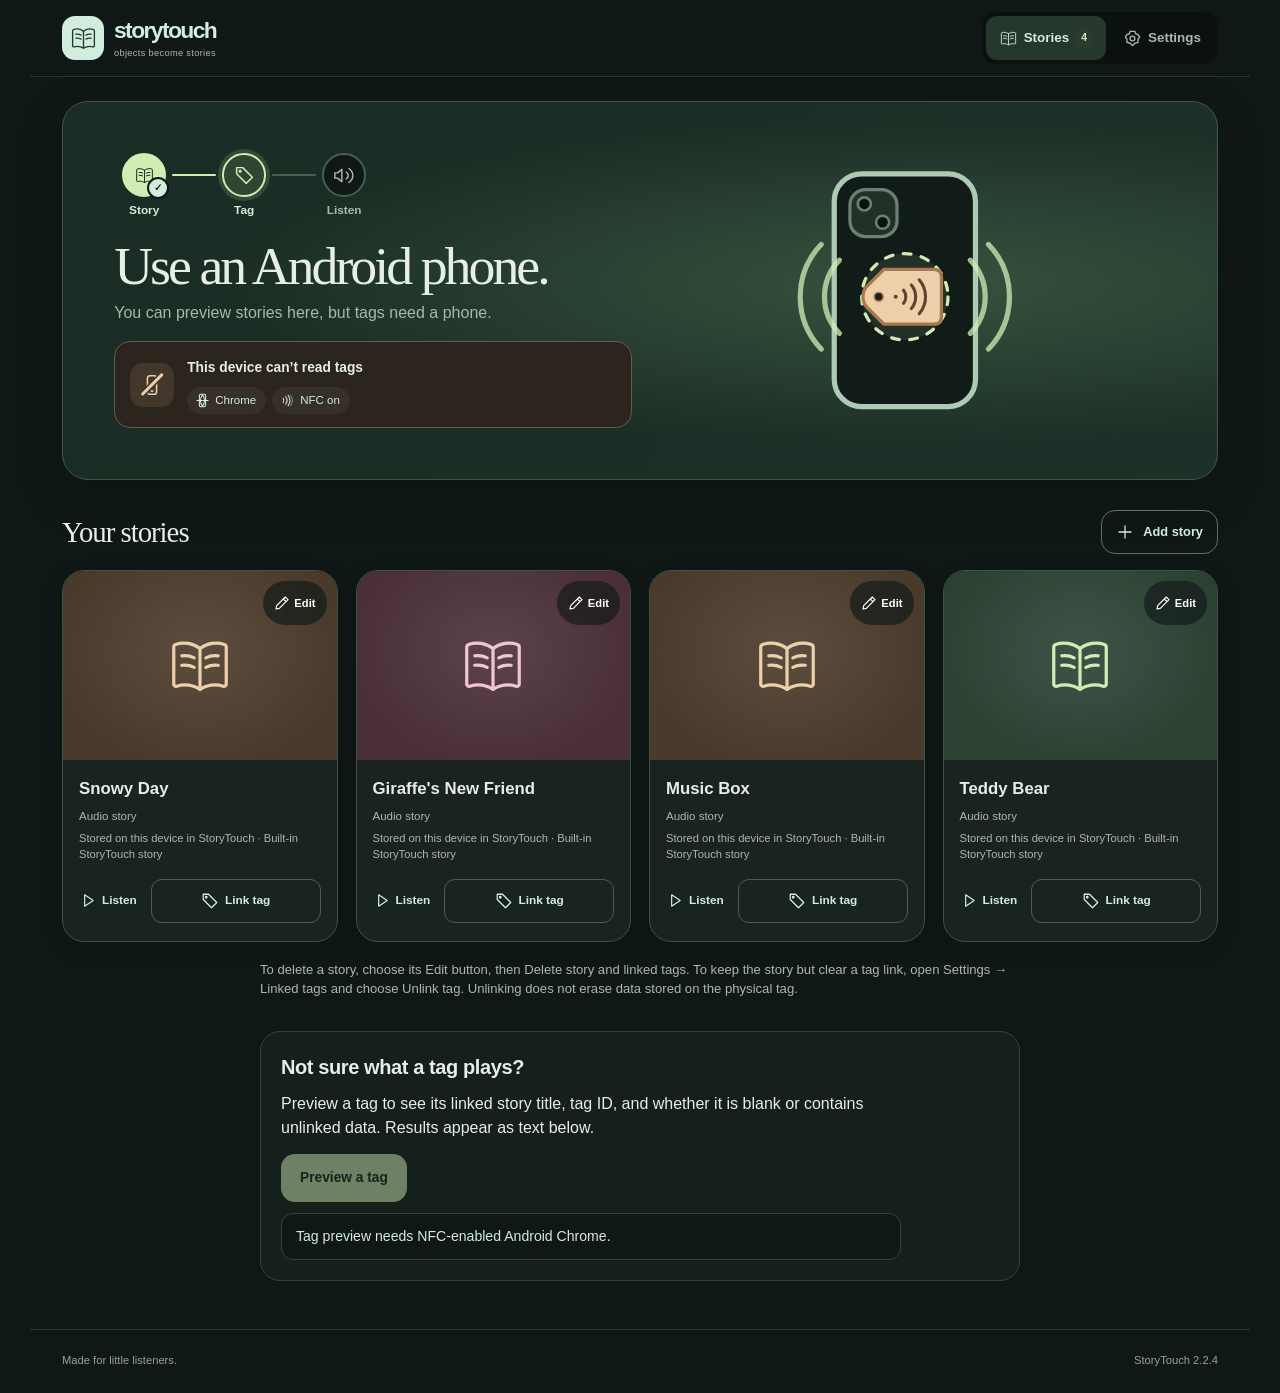
<file: index.html>
<!doctype html>
<html lang="en">
<head>
  <meta charset="utf-8">
  <meta name="viewport" content="width=device-width, initial-scale=1, viewport-fit=cover">
  <meta id="app-theme" name="theme-color" content="#101817">
  <meta name="color-scheme" content="dark">
  <meta name="mobile-web-app-capable" content="yes">
  <meta name="apple-mobile-web-app-capable" content="yes">
  <meta name="apple-mobile-web-app-title" content="StoryTouch">
  <meta name="apple-mobile-web-app-status-bar-style" content="black-translucent">
  <meta name="description" content="A familiar voice, one little tap away. Link an object to a story. Tap its NFC tag and listen.">
  <title>StoryTouch — A little tap. A whole story.</title>
  <link rel="manifest" href="./manifest.webmanifest">
  <link rel="icon" type="image/svg+xml" href="./assets/icons/storytouch.svg?v=2.0.1">
  <link rel="apple-touch-icon" href="./assets/icons/apple-touch-icon.png?v=2.0.1">
  <link rel="stylesheet" href="./styles.css">
  <script src="./core.js" defer></script>
  <script src="./storage.js" defer></script>
  <script src="./speech.js" defer></script>
  <script src="./recording.js" defer></script>
  <script src="./child-mode.js" defer></script>
  <script src="./pwa.js" defer></script>
  <script src="./media.js" defer></script>
  <script src="./app.js" defer></script>
</head>
<body>
<a class="skip-link" href="#main">Skip to stories</a>
<header class="site-header"><a class="brand" href="./" aria-label="StoryTouch home"><span class="brand-mark"><svg class="icon" viewBox="0 0 48 48" fill="none" stroke="currentColor" stroke-width="2.2" stroke-linecap="round" stroke-linejoin="round" aria-hidden="true" focusable="false"><path d="M24 12 C19.2 8.3 12.7 7.4 7.3 9.2 C6.5 9.5 6 10.2 6 11.1 V36.5 C6 37.5 7.1 38.2 8.1 37.9 C13.6 36.2 19.5 37.3 24 40 C28.5 37.3 34.4 36.2 39.9 37.9 C40.9 38.2 42 37.5 42 36.5 V11.1 C42 10.2 41.5 9.5 40.7 9.2 C35.3 7.4 28.8 8.3 24 12 Z"/><path d="M24 12 V40"/><path d="M11.5 17 C14.5 16.6 17.7 17.2 20 18.4 M11.5 23.5 C14.5 23.1 17.7 23.7 20 24.9 M28 18.4 C30.3 17.2 33.5 16.6 36.5 17 M28 24.9 C30.3 23.7 33.5 23.1 36.5 23.5"/></svg></span><span>storytouch<span class="brand-sub">objects become stories</span></span></a><nav class="tabs" role="tablist" aria-label="Adult workspace"><button id="tab-library" role="tab" aria-selected="true" aria-controls="panel-library" data-tab="library"><svg class="icon" viewBox="0 0 48 48" fill="none" stroke="currentColor" stroke-width="2.2" stroke-linecap="round" stroke-linejoin="round" aria-hidden="true" focusable="false"><path d="M24 12 C19.2 8.3 12.7 7.4 7.3 9.2 C6.5 9.5 6 10.2 6 11.1 V36.5 C6 37.5 7.1 38.2 8.1 37.9 C13.6 36.2 19.5 37.3 24 40 C28.5 37.3 34.4 36.2 39.9 37.9 C40.9 38.2 42 37.5 42 36.5 V11.1 C42 10.2 41.5 9.5 40.7 9.2 C35.3 7.4 28.8 8.3 24 12 Z"/><path d="M24 12 V40"/><path d="M11.5 17 C14.5 16.6 17.7 17.2 20 18.4 M11.5 23.5 C14.5 23.1 17.7 23.7 20 24.9 M28 18.4 C30.3 17.2 33.5 16.6 36.5 17 M28 24.9 C30.3 23.7 33.5 23.1 36.5 23.5"/></svg><span>Stories</span> <span id="library-count" class="count">0</span></button><button id="tab-setup" role="tab" aria-selected="false" aria-controls="panel-setup" data-tab="setup" tabindex="-1"><svg class="icon" viewBox="0 0 24 24" fill="none" stroke="currentColor" stroke-width="1.7" stroke-linecap="round" stroke-linejoin="round" aria-hidden="true" focusable="false"><path d="m9 3-1 3-3 1-2 3 2 3v4l4 1 3 3 3-3 4-1v-4l2-3-2-3-3-1-1-3Z"/><circle cx="12" cy="12" r="3"/></svg><span>Settings</span></button></nav></header>
<main id="main" tabindex="-1"><div id="parent-view">
<section id="app-update" class="update-banner" hidden><div><strong>Update ready</strong><p id="update-feedback" class="small" role="status"></p></div><button id="update-now" class="button dark">Update app</button></section>
<section id="panel-library" role="tabpanel" aria-labelledby="tab-library">
<div class="home-hero"><ol class="flow-steps" aria-label="Setup progress"><li><button id="step-add" type="button" class="flow-item"><span class="flow-dot"><svg class="icon" viewBox="0 0 48 48" fill="none" stroke="currentColor" stroke-width="2.2" stroke-linecap="round" stroke-linejoin="round" aria-hidden="true" focusable="false"><path d="M24 12 C19.2 8.3 12.7 7.4 7.3 9.2 C6.5 9.5 6 10.2 6 11.1 V36.5 C6 37.5 7.1 38.2 8.1 37.9 C13.6 36.2 19.5 37.3 24 40 C28.5 37.3 34.4 36.2 39.9 37.9 C40.9 38.2 42 37.5 42 36.5 V11.1 C42 10.2 41.5 9.5 40.7 9.2 C35.3 7.4 28.8 8.3 24 12 Z"/><path d="M24 12 V40"/><path d="M11.5 17 C14.5 16.6 17.7 17.2 20 18.4 M11.5 23.5 C14.5 23.1 17.7 23.7 20 24.9 M28 18.4 C30.3 17.2 33.5 16.6 36.5 17 M28 24.9 C30.3 23.7 33.5 23.1 36.5 23.5"/></svg></span><span class="flow-label">Story</span></button></li><li><button id="step-link" type="button" class="flow-item"><span class="flow-dot"><svg class="icon" viewBox="0 0 24 24" fill="none" stroke="currentColor" stroke-width="1.7" stroke-linecap="round" stroke-linejoin="round" aria-hidden="true" focusable="false"><path d="M3 3h7l11 11-7 7L3 10Z"/><circle cx="7" cy="7" r="1"/></svg></span><span class="flow-label">Tag</span></button></li><li><button id="step-listen" type="button" class="flow-item"><span class="flow-dot"><svg class="icon" viewBox="0 0 24 24" fill="none" stroke="currentColor" stroke-width="1.7" stroke-linecap="round" stroke-linejoin="round" aria-hidden="true" focusable="false"><path d="m4 9 5-4v14l-5-4H1V9ZM14 8c3 2 3 6 0 8M17 4c6 4 6 12 0 16"/></svg></span><span class="flow-label">Listen</span></button></li></ol><div class="tap-art" data-art="tap" aria-hidden="true"></div><h1 id="home-title">Stories to <em>hold.</em></h1><p id="home-sub" class="quiet"></p><div id="home-needs" data-art="needs" hidden></div><div class="hero-actions"><button id="next-step" class="button dark big" hidden></button><button id="mode-button" class="button dark big mode-start" disabled aria-busy="true">Loading stories</button></div></div>
<div id="install-nudge" class="install-nudge" hidden><span class="fold-icon"><svg class="icon" viewBox="0 0 24 24" fill="none" stroke="currentColor" stroke-width="1.7" stroke-linecap="round" stroke-linejoin="round" aria-hidden="true" focusable="false"><path d="M12 4v11M7.500 10.500 12 15l4.500-4.500M4 20h16"/></svg></span><span><strong>Add to home screen</strong><small>Opens full screen, works offline.</small></span><button id="install-nudge-button" class="button outline">Install</button></div>
<div class="shelf-heading"><h2>Your stories</h2><button id="library-add" class="button outline"><svg class="icon" viewBox="0 0 24 24" fill="none" stroke="currentColor" stroke-width="1.7" stroke-linecap="round" stroke-linejoin="round" aria-hidden="true" focusable="false"><path d="M12 4v16M4 12h16"/></svg> Add story</button></div>
<div id="story-grid" class="story-grid" aria-label="Stories"></div><p id="empty-library" class="empty-library" hidden>Add your first recording, song, or story.</p><p id="example-state" class="small quiet" role="status"></p>
<p class="small quiet story-management-help">To delete a story, choose its Edit button, then Delete story and linked tags. To keep the story but clear a tag link, open Settings → Linked tags and choose Unlink tag. Unlinking does not erase data stored on the physical tag.</p>
<section class="tag-preview" aria-labelledby="tag-preview-heading"><h2 id="tag-preview-heading">Not sure what a tag plays?</h2><p>Preview a tag to see its linked story title, tag ID, and whether it is blank or contains unlinked data. Results appear as text below.</p><div class="button-row"><button id="preview-tag-start" class="button dark">Preview a tag</button><button id="preview-tag-cancel" class="button outline" hidden>Cancel preview</button></div><p id="preview-tag-status" class="small quiet" role="status" aria-live="polite">Tap the button and hold any tag near your phone. The result appears here.</p></section>
</section>
<section id="panel-add" hidden aria-labelledby="add-heading"><div class="page-heading"><button id="add-back" class="back-button"><svg class="icon" viewBox="0 0 24 24" fill="none" stroke="currentColor" stroke-width="1.7" stroke-linecap="round" stroke-linejoin="round" aria-hidden="true" focusable="false"><path d="m14 5-7 7 7 7"/></svg> Stories</button><ol class="flow-steps" aria-label="Setup progress"><li class="is-current"><span class="flow-item"><span class="flow-dot"><svg class="icon" viewBox="0 0 48 48" fill="none" stroke="currentColor" stroke-width="2.2" stroke-linecap="round" stroke-linejoin="round" aria-hidden="true" focusable="false"><path d="M24 12 C19.2 8.3 12.7 7.4 7.3 9.2 C6.5 9.5 6 10.2 6 11.1 V36.5 C6 37.5 7.1 38.2 8.1 37.9 C13.6 36.2 19.5 37.3 24 40 C28.5 37.3 34.4 36.2 39.9 37.9 C40.9 38.2 42 37.5 42 36.5 V11.1 C42 10.2 41.5 9.5 40.7 9.2 C35.3 7.4 28.8 8.3 24 12 Z"/><path d="M24 12 V40"/><path d="M11.5 17 C14.5 16.6 17.7 17.2 20 18.4 M11.5 23.5 C14.5 23.1 17.7 23.7 20 24.9 M28 18.4 C30.3 17.2 33.5 16.6 36.5 17 M28 24.9 C30.3 23.7 33.5 23.1 36.5 23.5"/></svg></span><span class="flow-label">Story</span></span></li><li><span class="flow-item"><span class="flow-dot"><svg class="icon" viewBox="0 0 24 24" fill="none" stroke="currentColor" stroke-width="1.7" stroke-linecap="round" stroke-linejoin="round" aria-hidden="true" focusable="false"><path d="M3 3h7l11 11-7 7L3 10Z"/><circle cx="7" cy="7" r="1"/></svg></span><span class="flow-label">Tag</span></span></li><li><span class="flow-item"><span class="flow-dot"><svg class="icon" viewBox="0 0 24 24" fill="none" stroke="currentColor" stroke-width="1.7" stroke-linecap="round" stroke-linejoin="round" aria-hidden="true" focusable="false"><path d="m4 9 5-4v14l-5-4H1V9ZM14 8c3 2 3 6 0 8M17 4c6 4 6 12 0 16"/></svg></span><span class="flow-label">Listen</span></span></li></ol><h1 id="add-heading" tabindex="-1">Add a story.</h1></div><form id="story-form" class="surface form-grid">
          <div class="source-picker full" role="group" aria-label="Choose how to add a story">
            <button type="button" id="source-write" class="source-choice" data-source="write" aria-pressed="false"><span aria-hidden="true"><svg class="icon" viewBox="0 0 24 24" fill="none" stroke="currentColor" stroke-width="1.7" stroke-linecap="round" stroke-linejoin="round" aria-hidden="true" focusable="false"><path d="m4 16-1 5 5-1L21 7l-4-4ZM14 6l4 4"/></svg></span><strong>Write</strong></button>
            <button type="button" id="source-record" class="source-choice" data-source="record" aria-pressed="true"><span aria-hidden="true"><svg class="icon" viewBox="0 0 24 24" fill="none" stroke="currentColor" stroke-width="1.7" stroke-linecap="round" stroke-linejoin="round" aria-hidden="true" focusable="false"><rect x="9" y="3" width="6" height="11" rx="3"/><path d="M5 11a7 7 0 0 0 14 0M12 18v3M9 21h6"/></svg></span><strong>Record</strong></button>
            <button type="button" id="source-import" class="source-choice" data-source="import" aria-pressed="false"><span aria-hidden="true"><svg class="icon" viewBox="0 0 24 24" fill="none" stroke="currentColor" stroke-width="1.7" stroke-linecap="round" stroke-linejoin="round" aria-hidden="true" focusable="false"><path d="M12 16V5M7.5 9.5 12 5l4.5 4.5M4 15v3a2 2 0 0 0 2 2h12a2 2 0 0 0 2-2v-3"/></svg></span><strong>Upload</strong></button>
          </div>
          <div id="source-panel-write" class="full source-panel" hidden><label for="story-written">Your story</label><textarea id="story-written" rows="7" maxlength="20000" placeholder="Once upon a time…"></textarea><div class="voice-row"><div><label for="tts-voice">Reading voice</label><select id="tts-voice"><option value="">Device default</option></select></div><div><label for="tts-rate">Reading pace</label><select id="tts-rate"><option value="0.75">Slow</option><option value="0.9" selected>Gentle</option><option value="1">Natural</option><option value="1.25">Brisk</option></select></div></div><div class="button-row"><button id="tts-preview" type="button" class="button outline"><svg class="icon" viewBox="0 0 24 24" fill="none" stroke="currentColor" stroke-width="1.7" stroke-linecap="round" stroke-linejoin="round" aria-hidden="true" focusable="false"><path d="m4 9 5-4v14l-5-4H1V9ZM14 8c3 2 3 6 0 8M17 4c6 4 6 12 0 16"/></svg> Preview voice</button><button id="tts-preview-stop" type="button" class="text-button">Stop</button></div><p id="tts-preview-state" class="small quiet" role="status">Uses your device’s text-to-speech. Offline voices vary.</p></div>
          <div id="source-panel-record" class="full source-panel">
            <div class="capture-visual"><button id="record-start" type="button" class="record-button"><span class="record-face"><svg class="icon" viewBox="0 0 24 24" fill="none" stroke="currentColor" stroke-width="1.7" stroke-linecap="round" stroke-linejoin="round" aria-hidden="true" focusable="false"><rect x="9" y="3" width="6" height="11" rx="3"/><path d="M5 11a7 7 0 0 0 14 0M12 18v3M9 21h6"/></svg></span><span id="record-label">Start recording</span></button><button id="record-stop" type="button" class="record-button is-recording" hidden><span class="record-face"><span class="stop-square"></span></span><span>Stop recording</span></button><span id="record-elapsed" hidden>0:00</span></div>
            <div id="record-level-wrap" class="record-level-wrap" hidden><label for="record-level">Microphone level</label><meter id="record-level" min="0" max="1" value="0" aria-hidden="true"></meter><p id="record-level-state" class="small" role="status">Listening. Use your comfortable speaking voice.</p></div>
            <p id="record-state" class="small quiet" role="status">Allow the microphone when asked. Up to 30 minutes.</p>
            <details class="record-options"><summary>Recording options</summary><label class="check-label"><input id="record-noise-reduction" type="checkbox" aria-describedby="record-noise-help"> Reduce background noise</label>
            <p id="record-noise-help" class="small quiet">Leave off for music and natural sounds. Try turning it on for speech in a noisy room.</p></details>
          </div>
          <div id="source-panel-import" class="full source-panel" hidden><input id="audio-file" class="visually-hidden" type="file" accept="audio/*,.mp3,.m4a,.wav,.ogg,.webm,.aac,.flac"><label for="audio-file" class="drop-zone"><span class="drop-icon"><svg class="icon" viewBox="0 0 24 24" fill="none" stroke="currentColor" stroke-width="1.7" stroke-linecap="round" stroke-linejoin="round" aria-hidden="true" focusable="false"><path d="M12 16V5M7.5 9.5 12 5l4.5 4.5M4 15v3a2 2 0 0 0 2 2h12a2 2 0 0 0 2-2v-3"/></svg></span><strong>Choose an audio file</strong><small>MP3, WAV, M4A, OGG or WebM · up to 100 MB</small></label></div>
          <div id="audio-draft-section" class="full draft-audio" hidden><p id="file-state" class="small" hidden></p><div id="preview-wrap" hidden><label for="audio-preview" class="visually-hidden">Listen before saving</label><audio id="audio-preview" controls preload="metadata"></audio><button id="discard-audio" type="button" class="text-button">Discard this audio</button></div></div>
          <div class="full"><label for="story-title">Story name</label><input id="story-title" name="title" maxlength="100" required placeholder="e.g. Music time" autocomplete="off"></div>
          <input id="story-symbol" name="symbol" type="hidden" value="book">
          <details class="full optional-details"><summary>Add a picture or words</summary><input id="story-image" class="visually-hidden" type="file" accept="image/jpeg,image/png,image/webp,image/gif,image/avif"><label for="story-image" class="drop-zone is-small"><span class="drop-icon"><svg class="icon" viewBox="0 0 24 24" fill="none" stroke="currentColor" stroke-width="1.7" stroke-linecap="round" stroke-linejoin="round" aria-hidden="true" focusable="false"><rect x="3" y="4" width="18" height="16" rx="3"/><circle cx="8.5" cy="9.5" r="1.5"/><path d="m4 18 5-5 3 3 3-3 5 5"/></svg></span><strong>Choose a picture</strong></label><div class="image-preview"><img id="story-image-preview" alt="Story picture preview" hidden><button id="story-image-clear" type="button" class="text-button" hidden>Remove picture</button></div><div id="transcript-section" class="full" hidden><label for="story-transcript">Story words <span class="optional">(optional)</span></label><textarea id="story-transcript" rows="3" maxlength="20000" placeholder="A text alternative for your audio."></textarea></div></details>
          <div class="full form-actions"><button id="story-save" class="button dark big" type="submit">Save &amp; link a tag <span aria-hidden="true">→</span></button><p id="draft-state" class="quiet small" role="status">Your draft is kept on this phone.</p><button id="clear-story-draft" type="button" class="text-button" hidden>Discard draft</button></div>
        </form></section>
<section id="panel-link" hidden aria-labelledby="link-heading"><div class="page-heading"><button id="link-back" class="back-button"><svg class="icon" viewBox="0 0 24 24" fill="none" stroke="currentColor" stroke-width="1.7" stroke-linecap="round" stroke-linejoin="round" aria-hidden="true" focusable="false"><path d="m14 5-7 7 7 7"/></svg> Stories</button><ol class="flow-steps" aria-label="Linking progress"><li id="wizard-step-1"><span class="flow-item"><span class="flow-dot"><svg class="icon" viewBox="0 0 48 48" fill="none" stroke="currentColor" stroke-width="2.2" stroke-linecap="round" stroke-linejoin="round" aria-hidden="true" focusable="false"><path d="M24 12 C19.2 8.3 12.7 7.4 7.3 9.2 C6.5 9.5 6 10.2 6 11.1 V36.5 C6 37.5 7.1 38.2 8.1 37.9 C13.6 36.2 19.5 37.3 24 40 C28.5 37.3 34.4 36.2 39.9 37.9 C40.9 38.2 42 37.5 42 36.5 V11.1 C42 10.2 41.5 9.5 40.7 9.2 C35.3 7.4 28.8 8.3 24 12 Z"/><path d="M24 12 V40"/><path d="M11.5 17 C14.5 16.6 17.7 17.2 20 18.4 M11.5 23.5 C14.5 23.1 17.7 23.7 20 24.9 M28 18.4 C30.3 17.2 33.5 16.6 36.5 17 M28 24.9 C30.3 23.7 33.5 23.1 36.5 23.5"/></svg></span><span class="flow-label">Story</span></span></li><li id="wizard-step-2"><span class="flow-item"><span class="flow-dot"><svg class="icon" viewBox="0 0 24 24" fill="none" stroke="currentColor" stroke-width="1.7" stroke-linecap="round" stroke-linejoin="round" aria-hidden="true" focusable="false"><path d="M3 3h7l11 11-7 7L3 10Z"/><circle cx="7" cy="7" r="1"/></svg></span><span class="flow-label">Tag</span></span></li><li id="wizard-step-3"><span class="flow-item"><span class="flow-dot"><svg class="icon" viewBox="0 0 24 24" fill="none" stroke="currentColor" stroke-width="1.7" stroke-linecap="round" stroke-linejoin="round" aria-hidden="true" focusable="false"><path d="m4 9 5-4v14l-5-4H1V9ZM14 8c3 2 3 6 0 8M17 4c6 4 6 12 0 16"/></svg></span><span class="flow-label">Listen</span></span></li></ol><h1 id="link-heading" tabindex="-1">Link a tag.</h1></div><section class="surface tag-wizard">
<div id="link-active"><div class="story-picker"><label for="link-story" class="visually-hidden">Story for this tag</label><div id="link-preview" class="link-preview"></div><select id="link-story"></select><span class="picker-chevron"><svg class="icon" viewBox="0 0 24 24" fill="none" stroke="currentColor" stroke-width="1.7" stroke-linecap="round" stroke-linejoin="round" aria-hidden="true" focusable="false"><path d="m6 9 6 6 6-6"/></svg></span></div>
<div id="tag-visual" class="tag-visual tap-art" data-art="tap" aria-hidden="true"></div>
<h2 id="wizard-instruction">Hold a tag to the back of your phone.</h2><p id="link-scan-state" class="quiet" role="status"></p><div id="link-needs" data-art="needs" hidden></div><div class="button-row"><button id="read-link" class="button dark big"><svg class="icon" viewBox="0 0 24 24" fill="none" stroke="currentColor" stroke-width="1.7" stroke-linecap="round" stroke-linejoin="round" aria-hidden="true" focusable="false"><path d="M3 3h7l11 11-7 7L3 10Z"/><circle cx="7" cy="7" r="1"/></svg> Scan tag</button><button id="cancel-link-scan" class="button outline big" hidden>Cancel</button></div><ul id="nfc-support" class="tip-chips"><li><svg class="icon" viewBox="0 0 24 24" fill="none" stroke="currentColor" stroke-width="1.7" stroke-linecap="round" stroke-linejoin="round" aria-hidden="true" focusable="false"><rect x="7" y="2" width="10" height="20" rx="2.5"/><path d="M11 18.500h2"/></svg> Unlocked</li><li><svg class="icon" viewBox="0 0 24 24" fill="none" stroke="currentColor" stroke-width="1.7" stroke-linecap="round" stroke-linejoin="round" aria-hidden="true" focusable="false"><path d="M5 8.500a6 6 0 0 1 0 7M9 6a10 10 0 0 1 0 12M13 3.500a15 15 0 0 1 0 17"/><path d="M17 3.500a15 15 0 0 1 0 17" opacity=".45"/></svg> NFC on</li><li><svg class="icon" viewBox="0 0 24 24" fill="none" stroke="currentColor" stroke-width="1.7" stroke-linecap="round" stroke-linejoin="round" aria-hidden="true" focusable="false"><path d="M9 11V5a1.500 1.500 0 0 1 3 0v6M12 11V9a1.500 1.500 0 0 1 3 0v3M15 12v-1a1.500 1.500 0 0 1 3 0v4a6 6 0 0 1-6 6h-1a6 6 0 0 1-5-3l-3-5a1.500 1.500 0 0 1 2.500-1.600L9 14V11"/></svg> Hold still</li></ul></div>
<div id="link-complete" class="link-complete" hidden><div class="link-pair" aria-hidden="true"><span id="linked-art" class="pair-art"></span><span class="pair-link"><svg class="icon" viewBox="0 0 24 24" fill="none" stroke="currentColor" stroke-width="1.7" stroke-linecap="round" stroke-linejoin="round" aria-hidden="true" focusable="false"><path d="m5 12 5 5L20 7"/></svg></span><span class="pair-art is-tag"><svg class="icon" viewBox="0 0 24 24" fill="none" stroke="currentColor" stroke-width="1.7" stroke-linecap="round" stroke-linejoin="round" aria-hidden="true" focusable="false"><path d="M3 3h7l11 11-7 7L3 10Z"/><circle cx="7" cy="7" r="1"/></svg></span></div><h2 id="link-done-title">Tag linked.</h2><p id="linked-story-display"></p><div class="button-row"><button id="test-linked-tag" class="button dark big"><svg class="icon" viewBox="0 0 24 24" fill="none" stroke="currentColor" stroke-width="1.7" stroke-linecap="round" stroke-linejoin="round" aria-hidden="true" focusable="false"><path d="M3 3h7l11 11-7 7L3 10Z"/><circle cx="7" cy="7" r="1"/></svg> Test tag</button><button id="link-listen" class="button dark big mode-start" hidden>Start listening</button><button id="link-again" class="button outline big">Link another</button></div><button id="link-done" class="text-button">Back to stories</button></div>
<details id="advanced-tags" class="advanced-tags"><summary>Type a tag code instead</summary><form id="link-form"><label for="tag-code">Tag code</label><div class="input-row"><input id="tag-code" maxlength="48" pattern="[A-Za-z0-9-]{1,48}" placeholder="MUSIC-TIME" required aria-describedby="code-help"><button class="button outline" type="submit">Save code</button></div><p id="code-help" class="small quiet">For tags written with another NFC app.</p></form></details></section></section>
<section id="panel-setup" role="tabpanel" aria-labelledby="tab-setup" hidden><div class="page-heading"><h1 id="child-settings-heading" tabindex="-1">Settings</h1></div>
<section id="child-settings" class="settings-section">
<section class="settings-card" aria-labelledby="listening-screen-heading">
<h2 id="listening-screen-heading">Reading screen</h2>
<fieldset class="child-screen-options"><legend class="visually-hidden">Reading screen appearance</legend>
<label class="screen-choice"><input type="radio" name="child-screen" id="child-screen-black" value="black" checked><span class="screen-choice-body"><span class="phone-preview black-preview" aria-hidden="true"><span class="preview-buttons"><span class="preview-stop"></span><span class="preview-pause"></span></span><span class="preview-grip">Parents</span></span><strong>Dark screen</strong><small>Black screen with minimal controls</small></span></label>
<label class="screen-choice"><input type="radio" name="child-screen" id="child-screen-now" value="now-playing"><span class="screen-choice-body"><span class="phone-preview playing-preview" aria-hidden="true"><svg class="icon" viewBox="0 0 48 48" fill="none" stroke="currentColor" stroke-width="2.2" stroke-linecap="round" stroke-linejoin="round" aria-hidden="true" focusable="false"><path d="M24 12 C19.2 8.3 12.7 7.4 7.3 9.2 C6.5 9.5 6 10.2 6 11.1 V36.5 C6 37.5 7.1 38.2 8.1 37.9 C13.6 36.2 19.5 37.3 24 40 C28.5 37.3 34.4 36.2 39.9 37.9 C40.9 38.2 42 37.5 42 36.5 V11.1 C42 10.2 41.5 9.5 40.7 9.2 C35.3 7.4 28.8 8.3 24 12 Z"/><path d="M24 12 V40"/><path d="M11.5 17 C14.5 16.6 17.7 17.2 20 18.4 M11.5 23.5 C14.5 23.1 17.7 23.7 20 24.9 M28 18.4 C30.3 17.2 33.5 16.6 36.5 17 M28 24.9 C30.3 23.7 33.5 23.1 36.5 23.5"/></svg><span class="preview-title"></span><span class="preview-controls"><svg class="icon" viewBox="0 0 24 24" fill="none" stroke="currentColor" stroke-width="1.7" stroke-linecap="round" stroke-linejoin="round" aria-hidden="true" focusable="false"><path d="m8 4 12 8-12 8Z"/></svg></span><span class="preview-grip" aria-hidden="true">Parents</span></span><strong>Now playing</strong><small>Picture, words &amp; controls.</small></span></label></fieldset>
<div class="reading-controls">
  <label class="setting-switch"><span><strong>Red Stop button</strong><small>On the dark screen</small></span><input id="child-show-stop" type="checkbox" role="switch" checked><span class="switch-track" aria-hidden="true"></span></label>
  <label class="setting-switch"><span><strong>Pause button</strong><small>Pause or resume on the dark screen</small></span><input id="child-show-pause" type="checkbox" role="switch"><span class="switch-track" aria-hidden="true"></span></label>
  <div class="screen-touch-setting">
    <label for="child-touch-action">When the screen is touched</label>
    <select id="child-touch-action"><option value="none" selected>Do nothing</option><option value="pause">Pause story</option><option value="stop">Stop story</option></select>
  </div>
</div>
</section>
<div class="settings-side">
<section class="settings-card parent-handle-settings" aria-labelledby="parent-exit-heading"><div class="setting-title"><span class="mini-handle" aria-hidden="true">Parents</span><h2 id="parent-exit-heading">Parent exit</h2></div><fieldset class="parent-exit-options"><legend>Activate the exit button on the reading screen by…</legend><div class="segmented"><label><input type="radio" id="exit-method-hold" name="exit-method" value="hold" checked><span><svg class="icon" viewBox="0 0 24 24" fill="none" stroke="currentColor" stroke-width="1.7" stroke-linecap="round" stroke-linejoin="round" aria-hidden="true" focusable="false"><path d="M9 11V5a1.500 1.500 0 0 1 3 0v6M12 11V9a1.500 1.500 0 0 1 3 0v3M15 12v-1a1.500 1.500 0 0 1 3 0v4a6 6 0 0 1-6 6h-1a6 6 0 0 1-5-3l-3-5a1.500 1.500 0 0 1 2.500-1.600L9 14V11"/></svg> Holding</span></label><label><input type="radio" id="exit-method-taps" name="exit-method" value="taps"><span><svg class="icon" viewBox="0 0 24 24" fill="none" stroke="currentColor" stroke-width="1.7" stroke-linecap="round" stroke-linejoin="round" aria-hidden="true" focusable="false"><circle cx="5" cy="12" r="2"/><circle cx="12" cy="12" r="2"/><circle cx="19" cy="12" r="2"/></svg> Tapping repeatedly</span></label></div></fieldset><div id="exit-hold-setting"><label for="exit-hold-seconds">Hold duration</label><select id="exit-hold-seconds"><option value="2">2 seconds</option><option value="3" selected>3 seconds</option><option value="4">4 seconds</option><option value="5">5 seconds</option></select></div><div id="exit-tap-setting" hidden><label for="exit-tap-count">Number of taps</label><select id="exit-tap-count"><option value="3">3 times</option><option value="4" selected>4 times</option><option value="5">5 times</option></select></div><p id="child-settings-saved" class="small quiet" role="status">Saved on this phone</p></section>
<div class="settings-more">
<details class="settings-fold"><summary><span class="fold-icon"><svg class="icon" viewBox="0 0 24 24" fill="none" stroke="currentColor" stroke-width="1.7" stroke-linecap="round" stroke-linejoin="round" aria-hidden="true" focusable="false"><path d="M4 7h9M17 7h3M4 17h3M11 17h9"/><circle cx="15" cy="7" r="2"/><circle cx="9" cy="17" r="2"/></svg></span><span>Listening preferences</span></summary><label class="check-label"><input id="child-tap-pause" type="checkbox"> Tap the same tag to pause</label><label class="check-label"><input id="child-tap-stop" type="checkbox"> Tap the same tag to stop</label><label class="check-label"><input id="child-keep-awake" type="checkbox" checked> Keep screen awake</label><p id="wake-lock-state" class="small quiet" role="status">Tags need an awake, unlocked phone.</p><label class="check-label"><input id="feedback-sounds" type="checkbox" checked> Gentle feedback sounds</label><label class="check-label"><input id="feedback-haptics" type="checkbox" checked> Vibration feedback (when supported)</label><p class="small quiet">Short vibrations confirm tag scans, playback, and linking. You can turn them off here.</p><p id="fullscreen-state" class="small quiet" role="status">Full screen is requested when listening starts.</p></details>
<details class="settings-fold"><summary><span class="fold-icon"><svg class="icon" viewBox="0 0 24 24" fill="none" stroke="currentColor" stroke-width="1.7" stroke-linecap="round" stroke-linejoin="round" aria-hidden="true" focusable="false"><path d="M12 3 4 7v10l8 4 8-4V7ZM4 7l8 4 8-4M12 11v10"/></svg></span><span>Stories &amp; backups</span></summary><div class="button-row"><button id="backup-export" class="button outline">Export backup</button><button id="backup-import" class="button outline">Restore backup</button><input id="backup-file" type="file" accept=".json,.storytouch.json,application/json" hidden></div><p class="small quiet">Your stories stay on this phone. Keep a backup somewhere safe.</p><button id="example-folder-add" class="text-button">Import audio folder</button><input id="example-folder" type="file" webkitdirectory multiple accept="audio/*" hidden><button id="examples-reset" class="text-button">Restore starter stories</button><button id="persist-storage" class="text-button">Keep local storage</button><p id="storage-state" class="small quiet"></p></details>
<details class="settings-fold"><summary><span class="fold-icon"><svg class="icon" viewBox="0 0 24 24" fill="none" stroke="currentColor" stroke-width="1.7" stroke-linecap="round" stroke-linejoin="round" aria-hidden="true" focusable="false"><path d="M3 3h7l11 11-7 7L3 10Z"/><circle cx="7" cy="7" r="1"/></svg></span><span>Linked tags</span></summary><div id="linked-tags"></div></details>
<details class="settings-fold"><summary><span class="fold-icon"><svg class="icon" viewBox="0 0 24 24" fill="none" stroke="currentColor" stroke-width="1.7" stroke-linecap="round" stroke-linejoin="round" aria-hidden="true" focusable="false"><path d="M12 4v11M7.500 10.500 12 15l4.500-4.500M4 20h16"/></svg></span><span>Install &amp; offline</span></summary><span id="offline-badge" class="status-pill">Checking offline setup</span><p id="install-state" class="small quiet"></p><button id="install-app" class="button outline">Install app</button><p id="install-help" class="small quiet"></p><p id="offline-detail" class="small" role="status"></p><p id="pwa-message" class="small quiet" role="status"></p><div class="button-row"><button id="offline-check" class="button outline">Check offline files</button><button id="check-updates" class="button outline">Check for updates</button></div></details>
<details class="settings-fold"><summary><span class="fold-icon"><svg class="icon" viewBox="0 0 24 24" fill="none" stroke="currentColor" stroke-width="1.7" stroke-linecap="round" stroke-linejoin="round" aria-hidden="true" focusable="false"><rect x="7" y="2" width="10" height="20" rx="2.5"/><path d="M11 18.500h2"/></svg></span><span>Phone setup</span></summary><ul class="tip-chips is-left"><li><svg class="icon" viewBox="0 0 24 24" fill="none" stroke="currentColor" stroke-width="1.7" stroke-linecap="round" stroke-linejoin="round" aria-hidden="true" focusable="false"><rect x="7" y="2" width="10" height="20" rx="2.5"/><path d="M11 18.500h2"/></svg> Android</li><li><svg class="icon" viewBox="0 0 24 24" fill="none" stroke="currentColor" stroke-width="1.7" stroke-linecap="round" stroke-linejoin="round" aria-hidden="true" focusable="false"><circle cx="12" cy="12" r="9"/><path d="M3 12h18M12 3a14 14 0 0 1 0 18M12 3a14 14 0 0 0 0 18"/></svg> Chrome</li><li><svg class="icon" viewBox="0 0 24 24" fill="none" stroke="currentColor" stroke-width="1.7" stroke-linecap="round" stroke-linejoin="round" aria-hidden="true" focusable="false"><path d="M5 8.500a6 6 0 0 1 0 7M9 6a10 10 0 0 1 0 12M13 3.500a15 15 0 0 1 0 17"/><path d="M17 3.500a15 15 0 0 1 0 17" opacity=".45"/></svg> NFC on</li></ul><p class="small quiet">Apps can’t block the Home button. To lock the phone to StoryTouch while your child listens, use:</p><p class="small"><a href="https://support.google.com/android/answer/9455138?hl=en" target="_blank" rel="noopener">Android app pinning</a> <span aria-hidden="true">/</span> <a href="https://support.apple.com/111795" target="_blank" rel="noopener">iPhone Guided Access</a></p><a href="./README.html" class="text-button">Full guide</a></details>
</div></div>
</section></section></div>
<section id="child-view" class="child-view" hidden aria-label="Listening for story tags">
<p id="child-status" class="child-status" role="status">Tap a tag.</p><div id="child-ready" class="child-ready" hidden><div class="tap-art" data-art="tap" aria-hidden="true"></div><p class="child-ready-title">Ready. Tap a tag.</p><p id="child-ready-hint" class="small"></p></div><div id="child-signal" class="child-signal" aria-hidden="true" hidden><svg class="icon" viewBox="0 0 24 24" fill="none" stroke="currentColor" stroke-width="1.7" stroke-linecap="round" stroke-linejoin="round" aria-hidden="true" focusable="false"><path d="M3 3h7l11 11-7 7L3 10Z"/><circle cx="7" cy="7" r="1"/></svg></div><div id="child-content"><div id="child-idle" class="child-idle"><div class="tap-art" data-art="tap" aria-hidden="true"></div><h1 id="child-heading" tabindex="-1">Tap a tag.</h1></div><article id="child-now-playing" class="child-now-playing" hidden><div id="child-art" class="child-art" aria-hidden="true"></div><p class="eyebrow">NOW PLAYING</p><h1 id="child-story-title" aria-live="polite"></h1><p id="child-story-text" class="child-story-text" hidden></p></article></div>
<div id="child-playback-controls" class="child-playback-controls" hidden>
  <button id="child-stop-audio" class="child-stop" type="button" aria-label="Stop story" hidden><span class="stop-symbol" aria-hidden="true"></span><span class="stop-label" aria-hidden="true">Stop</span></button>
  <button id="child-pause-audio" class="child-pause" type="button" disabled hidden><span class="pause-symbol" aria-hidden="true"></span><span id="child-pause-label">Pause</span></button>
</div>
<button id="child-exit" class="child-exit" aria-label="Parent controls. Hold for 3 seconds." aria-describedby="child-exit-help"><span class="parent-exit-label">Parents</span></button><p id="child-exit-help" class="visually-hidden">Hold for 3 seconds.</p><p id="child-exit-status" class="visually-hidden" role="status"></p>
</section><p id="app-status" class="app-status" role="status" aria-live="polite"></p><p id="app-error" class="app-error" role="alert" hidden></p></main>
<section id="player" class="player" aria-label="Story player" hidden><button id="player-drawer-toggle" type="button" class="player-drawer-toggle" aria-expanded="true" aria-controls="player-drawer-body" hidden>Hide player controls</button><div id="player-drawer-body" class="player-drawer-body"><div class="player-info"><span id="player-picture" class="player-picture" aria-hidden="true"></span><div><strong id="player-title"></strong><span id="player-state" class="small">Ready to listen</span></div></div><div class="player-controls"><button id="player-toggle" class="button dark" aria-label="Play story">Play</button><button id="player-restart" class="button outline">Restart</button><button id="player-stop" class="button outline" aria-label="Stop story"><span class="stop-word">Stop</span><span class="stop-cross" aria-hidden="true">×</span></button></div><div class="player-progress"><label for="player-seek" class="visually-hidden">Story position</label><input id="player-seek" type="range" min="0" max="100" value="0" step="0.1"><span id="player-time" class="small">0:00 / 0:00</span><label for="player-speed" class="visually-hidden">Playback speed</label><select id="player-speed" aria-label="Playback speed"><option value="0.75">0.75×</option><option value="0.9">0.9×</option><option value="1" selected>1×</option><option value="1.25">1.25×</option><option value="1.5">1.5×</option></select></div><details id="player-text" hidden><summary>Story text</summary><p id="player-transcript"></p></details><audio id="story-audio" preload="metadata"></audio></div></section><footer><span>Made for little listeners.</span><span>StoryTouch <span id="version-label">2.2.4</span></span></footer><dialog id="edit-dialog" aria-labelledby="edit-heading"><form id="edit-form"><h2 id="edit-heading">Edit story</h2><label for="edit-title">Story name</label><input id="edit-title" maxlength="100" required><input id="edit-symbol" type="hidden" value="book"><div id="edit-written-controls" hidden><label for="edit-voice">Reading voice</label><select id="edit-voice"><option value="">Device default</option></select><label for="edit-rate">Reading pace</label><select id="edit-rate"><option value="0.75">Slow</option><option value="0.9">Gentle</option><option value="1">Natural</option><option value="1.25">Brisk</option></select></div><label id="edit-text-label" for="edit-transcript">Story text or notes</label><textarea id="edit-transcript" rows="4" maxlength="20000"></textarea><details class="optional-details"><summary>Story picture</summary><input id="edit-image" type="file" accept="image/jpeg,image/png,image/webp,image/gif,image/avif" aria-label="Choose story picture"><img id="edit-image-preview" alt="Story picture preview" hidden><button id="edit-image-clear" type="button" class="text-button">Remove picture</button></details><div class="button-row"><button type="submit" class="button dark">Save details</button><button id="edit-link" type="button" class="button outline">Link a tag</button><button id="edit-cancel" type="button" class="button outline">Cancel</button></div><div class="dialog-bottom"><button id="download-audio" class="text-button" type="button">Download audio</button><button id="delete-story" class="text-button danger-text" type="button">Delete story</button></div></form></dialog><dialog id="confirm-dialog" aria-labelledby="confirm-heading"><h2 id="confirm-heading">Please confirm</h2><p id="confirm-message"></p><div class="button-row"><button id="confirm-yes" class="button dark">Continue</button><button id="confirm-no" class="button outline">Cancel</button></div></dialog><template id="art-tap"><svg class="tap-svg" viewBox="0 0 260 190" fill="none" stroke-linecap="round" stroke-linejoin="round" focusable="false"><rect class="ph-body" x="56" y="6" width="108" height="178" rx="21"/><rect class="ph-bump" x="68" y="18" width="36" height="36" rx="12"/><circle class="ph-lens" cx="79" cy="29" r="5"/><circle class="ph-lens" cx="93" cy="43" r="5"/><circle class="ph-zone" cx="110" cy="100" r="33"/><g class="art-waves"><path d="M60 72a40 40 0 0 0 0 56"/><path d="M46 60a58 58 0 0 0 0 80"/><path d="M160 72a40 40 0 0 1 0 56"/><path d="M174 60a58 58 0 0 1 0 80"/></g><g transform="translate(110 100)"><g class="art-token"><path class="tag-case" d="M-29-8-16-21H22Q28-21 28-15V15Q28 21 22 21H-16L-29 8Q-32 5-32 0T-29-8Z"/><circle class="tag-hole" cx="-20" r="3.5"/><g class="tag-mark"><circle cx="-7" r="1.5"/><path d="M-1-5a8 8 0 0 1 0 10M5-9a14 14 0 0 1 0 18M11-13a20 20 0 0 1 0 26"/></g></g></g></svg></template><template id="art-needs"><div class="needs"><span class="needs-icon"><svg class="icon" viewBox="0 0 24 24" fill="none" stroke="currentColor" stroke-width="1.7" stroke-linecap="round" stroke-linejoin="round" aria-hidden="true" focusable="false"><rect x="7" y="2" width="10" height="20" rx="2.5"/><path d="M11 18.500h2"/></svg></span><div><strong>This device can’t read tags</strong><ul class="tip-chips is-left"><li><svg class="icon" viewBox="0 0 24 24" fill="none" stroke="currentColor" stroke-width="1.7" stroke-linecap="round" stroke-linejoin="round" aria-hidden="true" focusable="false"><rect x="7" y="2" width="10" height="20" rx="2.5"/><path d="M3 12h18M12 3a14 14 0 0 1 0 18M12 3a14 14 0 0 0 0 18"/></svg> Chrome</li><li><svg class="icon" viewBox="0 0 24 24" fill="none" stroke="currentColor" stroke-width="1.7" stroke-linecap="round" stroke-linejoin="round" aria-hidden="true" focusable="false"><path d="M5 8.500a6 6 0 0 1 0 7M9 6a10 10 0 0 1 0 12M13 3.500a15 15 0 0 1 0 17"/><path d="M17 3.500a15 15 0 0 1 0 17" opacity=".45"/></svg> NFC on</li></ul></div></div></template><noscript><p>Enable JavaScript to use StoryTouch.</p></noscript></body></html>
</file>
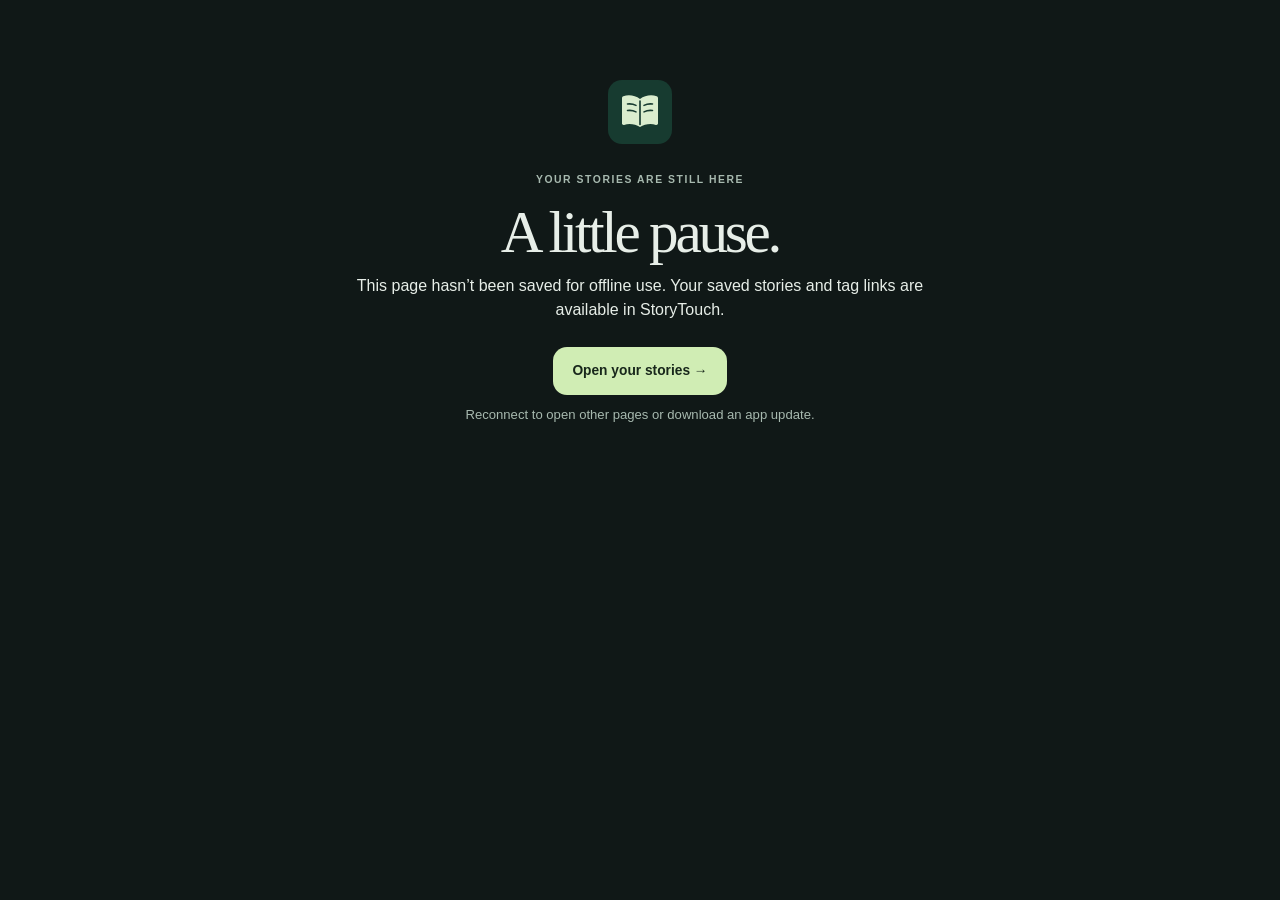
<file: offline.html>
<!doctype html><html lang="en"><head><meta charset="utf-8"><meta name="viewport" content="width=device-width,initial-scale=1,viewport-fit=cover"><meta name="theme-color" content="#101817"><title>Offline — StoryTouch</title><link rel="stylesheet" href="./styles.css"><link rel="icon" href="./assets/icons/storytouch.svg"></head><body><main class="offline-page"><img src="./assets/icons/storytouch.svg" width="64" height="64" alt=""><p class="eyebrow">YOUR STORIES ARE STILL HERE</p><h1>A little pause.</h1><p>This page hasn’t been saved for offline use. Your saved stories and tag links are available in StoryTouch.</p><a class="button dark" href="./index.html">Open your stories →</a><p class="small quiet">Reconnect to open other pages or download an app update.</p></main></body></html>
</file>
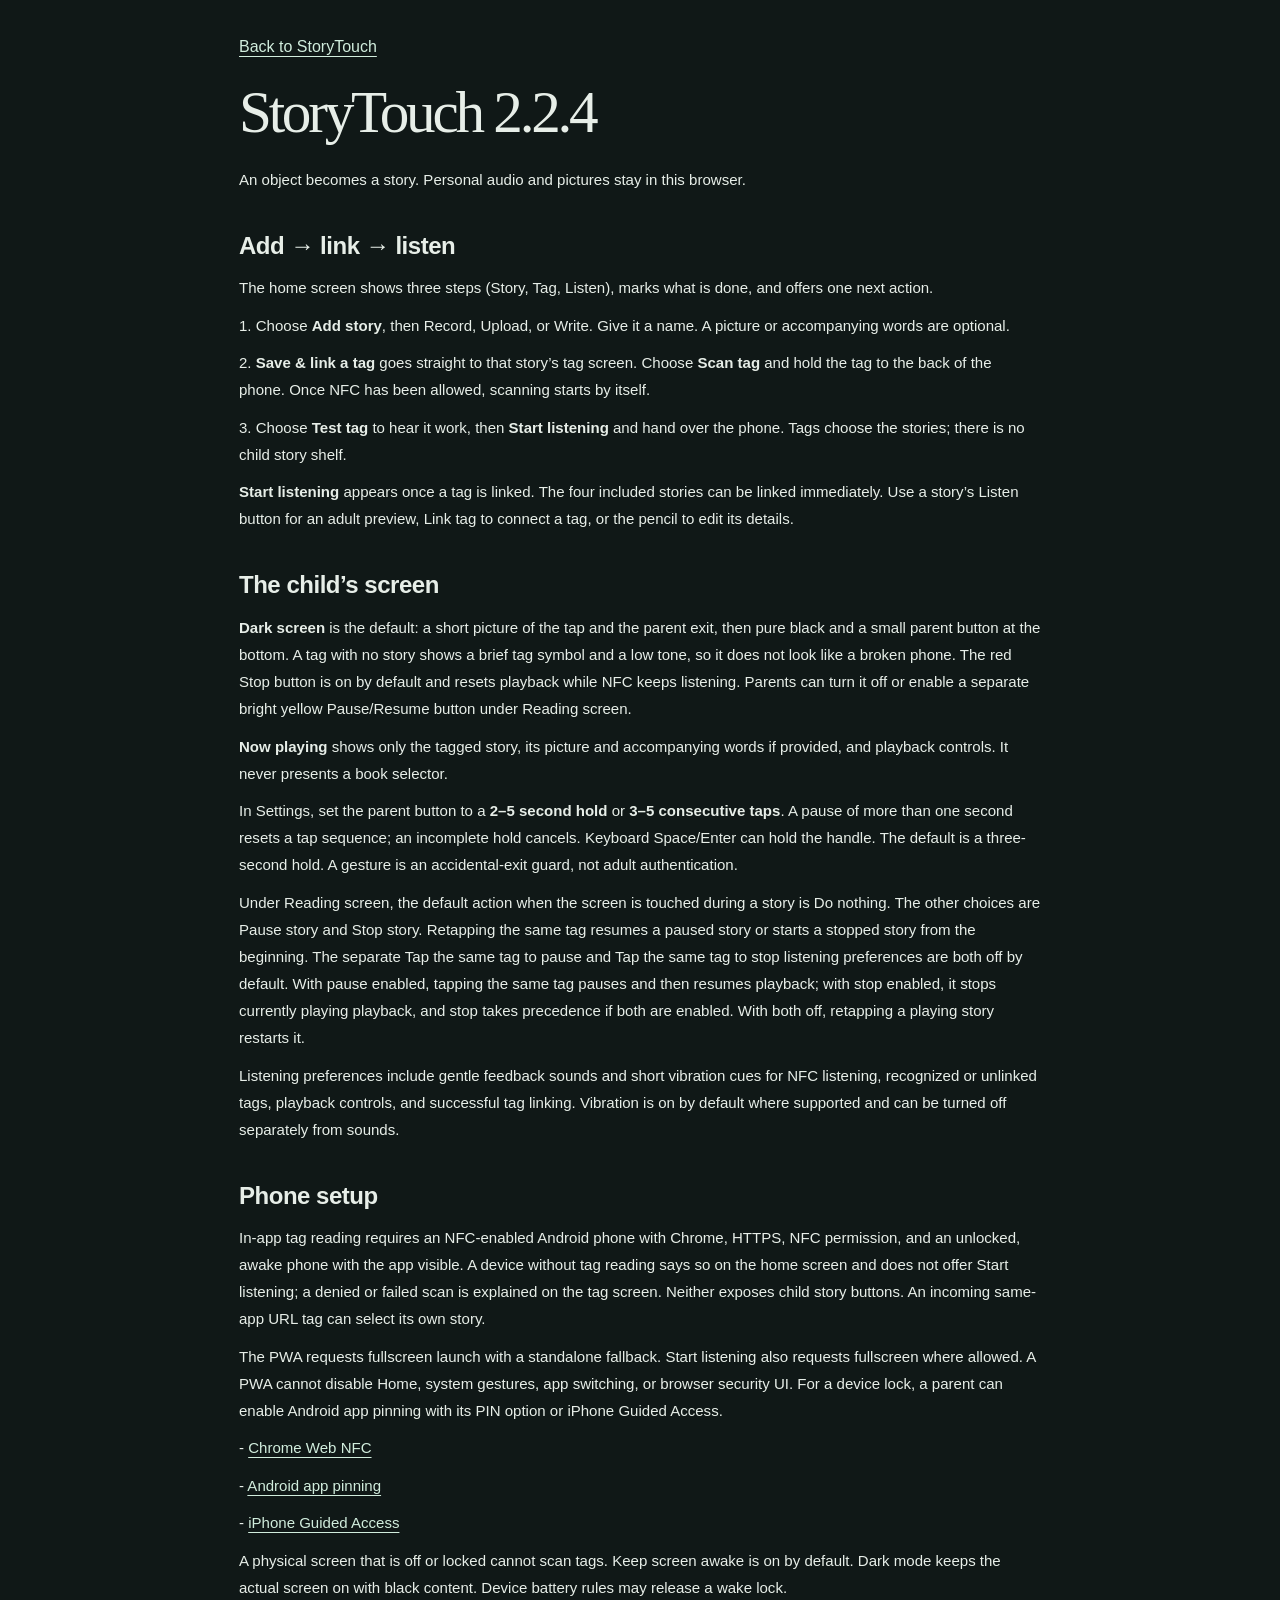
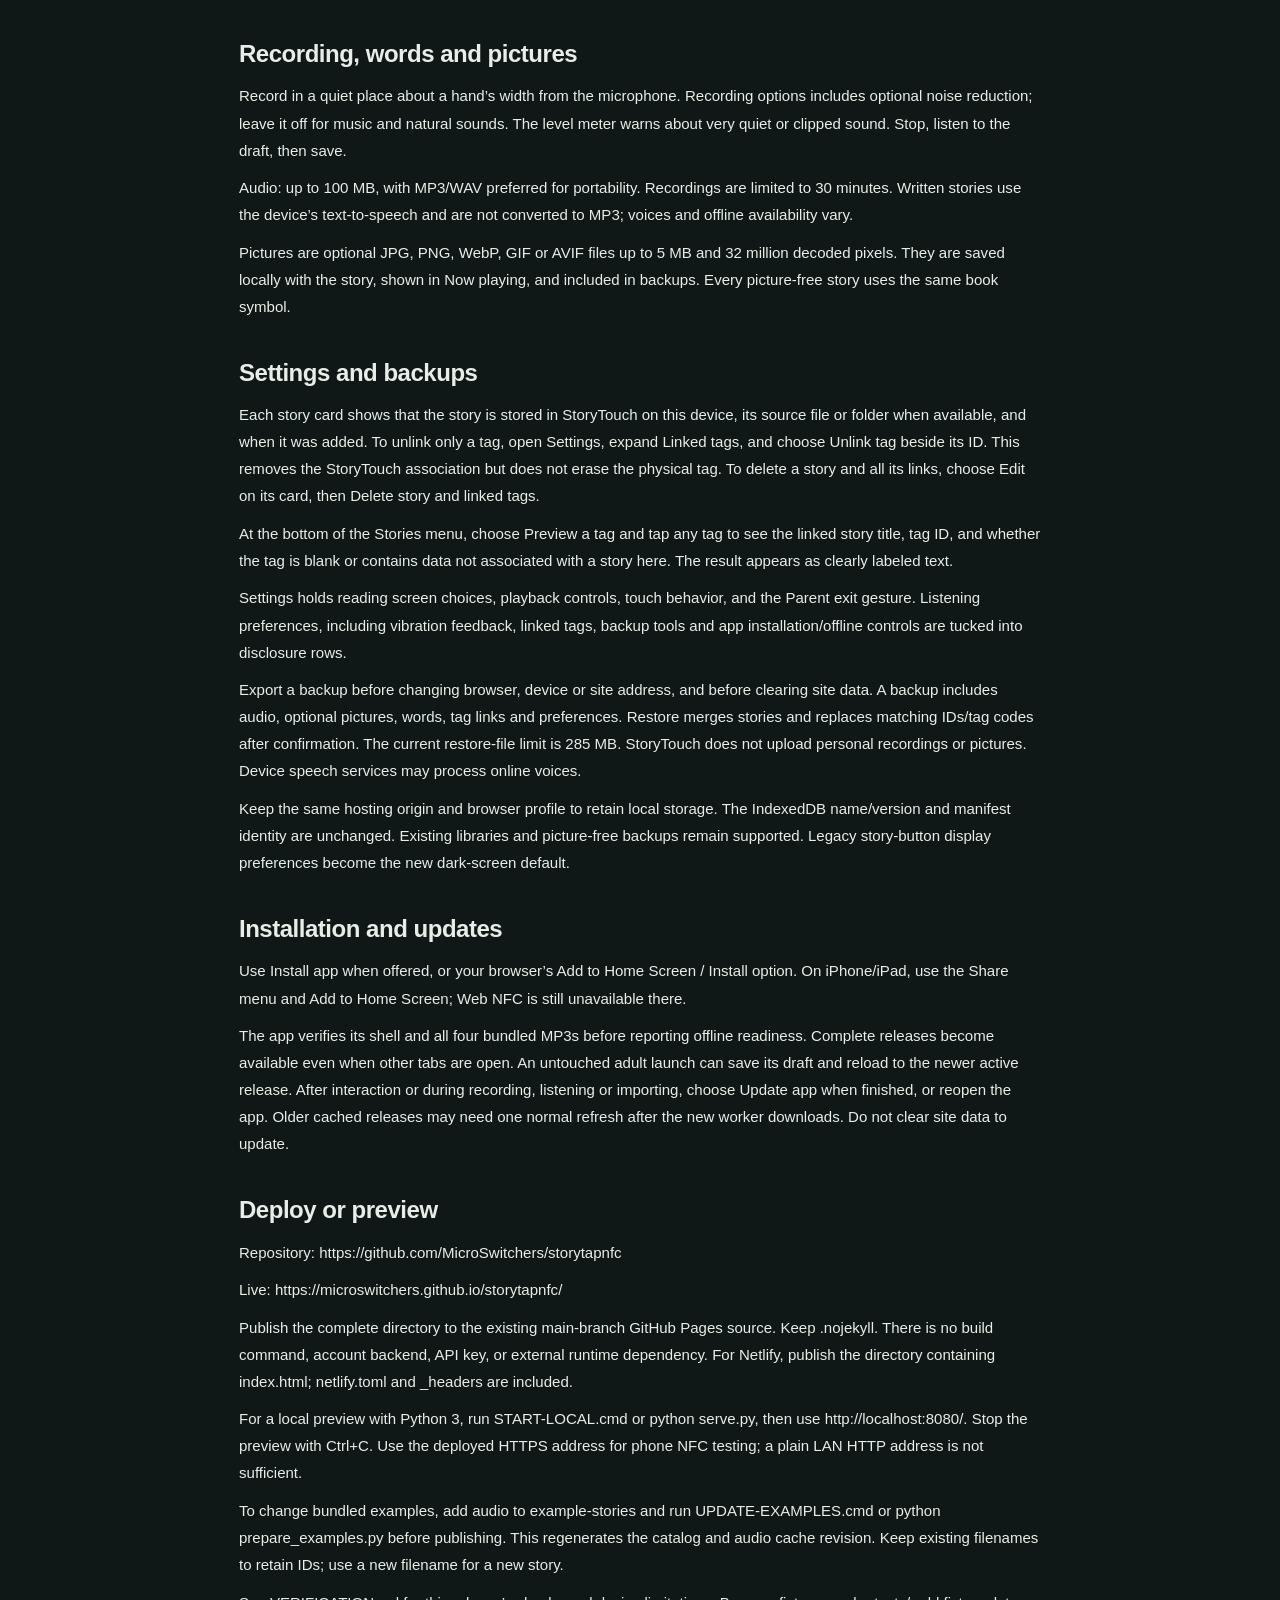
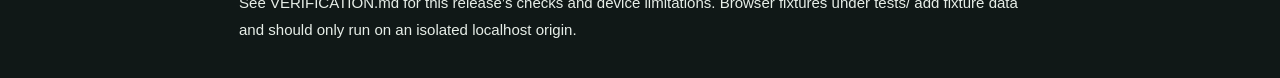
<file: README.html>
<!doctype html><html lang="en"><head><meta charset="utf-8"><meta name="viewport" content="width=device-width,initial-scale=1"><meta name="theme-color" content="#101817"><title>StoryTouch 2.2.4 guide</title><link rel="stylesheet" href="./styles.css"><link rel="icon" href="./assets/icons/storytouch.svg"></head><body><main class="guide"><a href="./index.html">Back to StoryTouch</a><h1>StoryTouch 2.2.4</h1><p>An object becomes a story. Personal audio and pictures stay in this browser.</p><h2>Add → link → listen</h2><p>The home screen shows three steps (Story, Tag, Listen), marks what is done, and offers one next action.</p><p>1. Choose <strong>Add story</strong>, then Record, Upload, or Write. Give it a name. A picture or accompanying words are optional.</p><p>2. <strong>Save &amp; link a tag</strong> goes straight to that story’s tag screen. Choose <strong>Scan tag</strong> and hold the tag to the back of the phone. Once NFC has been allowed, scanning starts by itself.</p><p>3. Choose <strong>Test tag</strong> to hear it work, then <strong>Start listening</strong> and hand over the phone. Tags choose the stories; there is no child story shelf.</p><p><strong>Start listening</strong> appears once a tag is linked. The four included stories can be linked immediately. Use a story’s Listen button for an adult preview, Link tag to connect a tag, or the pencil to edit its details.</p><h2>The child’s screen</h2><p><strong>Dark screen</strong> is the default: a short picture of the tap and the parent exit, then pure black and a small parent button at the bottom. A tag with no story shows a brief tag symbol and a low tone, so it does not look like a broken phone. The red Stop button is on by default and resets playback while NFC keeps listening. Parents can turn it off or enable a separate bright yellow Pause/Resume button under Reading screen.</p><p><strong>Now playing</strong> shows only the tagged story, its picture and accompanying words if provided, and playback controls. It never presents a book selector.</p><p>In Settings, set the parent button to a <strong>2–5 second hold</strong> or <strong>3–5 consecutive taps</strong>. A pause of more than one second resets a tap sequence; an incomplete hold cancels. Keyboard Space/Enter can hold the handle. The default is a three-second hold. A gesture is an accidental-exit guard, not adult authentication.</p><p>Under Reading screen, the default action when the screen is touched during a story is Do nothing. The other choices are Pause story and Stop story. Retapping the same tag resumes a paused story or starts a stopped story from the beginning. The separate Tap the same tag to pause and Tap the same tag to stop listening preferences are both off by default. With pause enabled, tapping the same tag pauses and then resumes playback; with stop enabled, it stops currently playing playback, and stop takes precedence if both are enabled. With both off, retapping a playing story restarts it.</p><p>Listening preferences include gentle feedback sounds and short vibration cues for NFC listening, recognized or unlinked tags, playback controls, and successful tag linking. Vibration is on by default where supported and can be turned off separately from sounds.</p><h2>Phone setup</h2><p>In-app tag reading requires an NFC-enabled Android phone with Chrome, HTTPS, NFC permission, and an unlocked, awake phone with the app visible. A device without tag reading says so on the home screen and does not offer Start listening; a denied or failed scan is explained on the tag screen. Neither exposes child story buttons. An incoming same-app URL tag can select its own story.</p><p>The PWA requests fullscreen launch with a standalone fallback. Start listening also requests fullscreen where allowed. A PWA cannot disable Home, system gestures, app switching, or browser security UI. For a device lock, a parent can enable Android app pinning with its PIN option or iPhone Guided Access.</p><p>- <a href="https://developer.chrome.com/docs/capabilities/nfc">Chrome Web NFC</a></p><p>- <a href="https://support.google.com/android/answer/9455138?hl=en">Android app pinning</a></p><p>- <a href="https://support.apple.com/111795">iPhone Guided Access</a></p><p>A physical screen that is off or locked cannot scan tags. Keep screen awake is on by default. Dark mode keeps the actual screen on with black content. Device battery rules may release a wake lock.</p><h2>Recording, words and pictures</h2><p>Record in a quiet place about a hand’s width from the microphone. Recording options includes optional noise reduction; leave it off for music and natural sounds. The level meter warns about very quiet or clipped sound. Stop, listen to the draft, then save.</p><p>Audio: up to 100 MB, with MP3/WAV preferred for portability. Recordings are limited to 30 minutes. Written stories use the device’s text-to-speech and are not converted to MP3; voices and offline availability vary.</p><p>Pictures are optional JPG, PNG, WebP, GIF or AVIF files up to 5 MB and 32 million decoded pixels. They are saved locally with the story, shown in Now playing, and included in backups. Every picture-free story uses the same book symbol.</p><h2>Settings and backups</h2><p>Each story card shows that the story is stored in StoryTouch on this device, its source file or folder when available, and when it was added. To unlink only a tag, open Settings, expand Linked tags, and choose Unlink tag beside its ID. This removes the StoryTouch association but does not erase the physical tag. To delete a story and all its links, choose Edit on its card, then Delete story and linked tags.</p><p>At the bottom of the Stories menu, choose Preview a tag and tap any tag to see the linked story title, tag ID, and whether the tag is blank or contains data not associated with a story here. The result appears as clearly labeled text.</p><p>Settings holds reading screen choices, playback controls, touch behavior, and the Parent exit gesture. Listening preferences, including vibration feedback, linked tags, backup tools and app installation/offline controls are tucked into disclosure rows.</p><p>Export a backup before changing browser, device or site address, and before clearing site data. A backup includes audio, optional pictures, words, tag links and preferences. Restore merges stories and replaces matching IDs/tag codes after confirmation. The current restore-file limit is 285 MB. StoryTouch does not upload personal recordings or pictures. Device speech services may process online voices.</p><p>Keep the same hosting origin and browser profile to retain local storage. The IndexedDB name/version and manifest identity are unchanged. Existing libraries and picture-free backups remain supported. Legacy story-button display preferences become the new dark-screen default.</p><h2>Installation and updates</h2><p>Use Install app when offered, or your browser’s Add to Home Screen / Install option. On iPhone/iPad, use the Share menu and Add to Home Screen; Web NFC is still unavailable there.</p><p>The app verifies its shell and all four bundled MP3s before reporting offline readiness. Complete releases become available even when other tabs are open. An untouched adult launch can save its draft and reload to the newer active release. After interaction or during recording, listening or importing, choose Update app when finished, or reopen the app. Older cached releases may need one normal refresh after the new worker downloads. Do not clear site data to update.</p><h2>Deploy or preview</h2><p>Repository: https://github.com/MicroSwitchers/storytapnfc</p><p>Live: https://microswitchers.github.io/storytapnfc/</p><p>Publish the complete directory to the existing main-branch GitHub Pages source. Keep .nojekyll. There is no build command, account backend, API key, or external runtime dependency. For Netlify, publish the directory containing index.html; netlify.toml and _headers are included.</p><p>For a local preview with Python 3, run START-LOCAL.cmd or python serve.py, then use http://localhost:8080/. Stop the preview with Ctrl+C. Use the deployed HTTPS address for phone NFC testing; a plain LAN HTTP address is not sufficient.</p><p>To change bundled examples, add audio to example-stories and run UPDATE-EXAMPLES.cmd or python prepare_examples.py before publishing. This regenerates the catalog and audio cache revision. Keep existing filenames to retain IDs; use a new filename for a new story.</p><p>See VERIFICATION.md for this release’s checks and device limitations. Browser fixtures under tests/ add fixture data and should only run on an isolated localhost origin.</p></main></body></html>
</file>
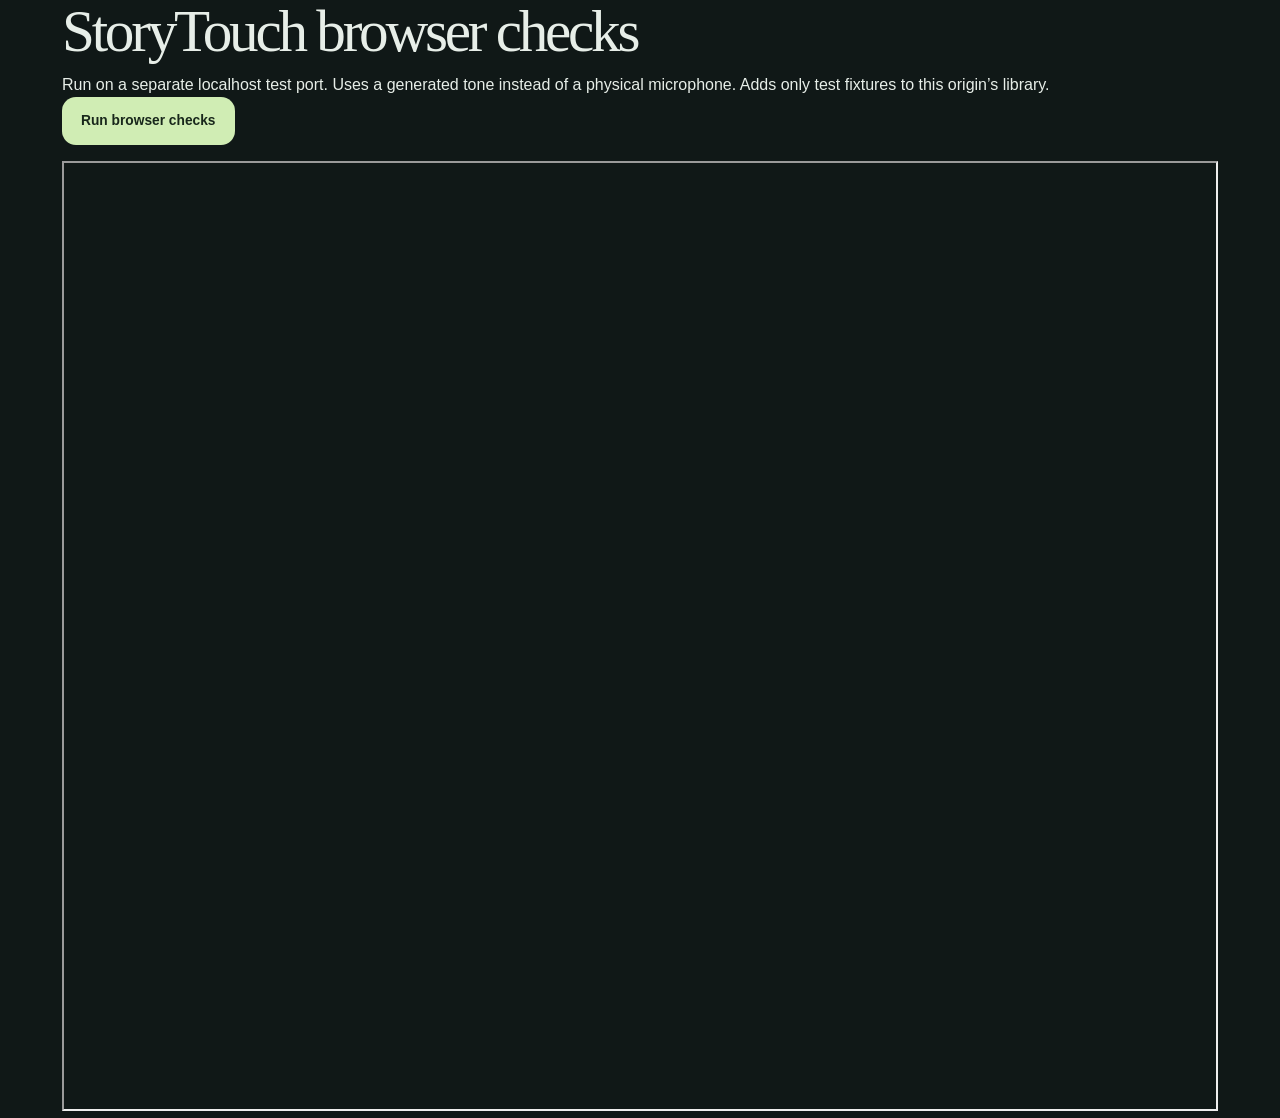
<file: tests/browser.html>
<!doctype html>
<html lang="en"><head><meta charset="utf-8"><meta name="viewport" content="width=device-width,initial-scale=1"><title>StoryTouch browser checks</title><link rel="stylesheet" href="../styles.css"><script src="./browser.js" defer></script></head>
<body><main><h1>StoryTouch browser checks</h1><p>Run on a separate localhost test port. Uses a generated tone instead of a physical microphone. Adds only test fixtures to this origin’s library.</p><button id="run" class="button dark">Run browser checks</button><pre id="results" role="status"></pre><iframe id="app" title="StoryTouch test preview" width="100%" height="950"></iframe></main></body></html>
</file>
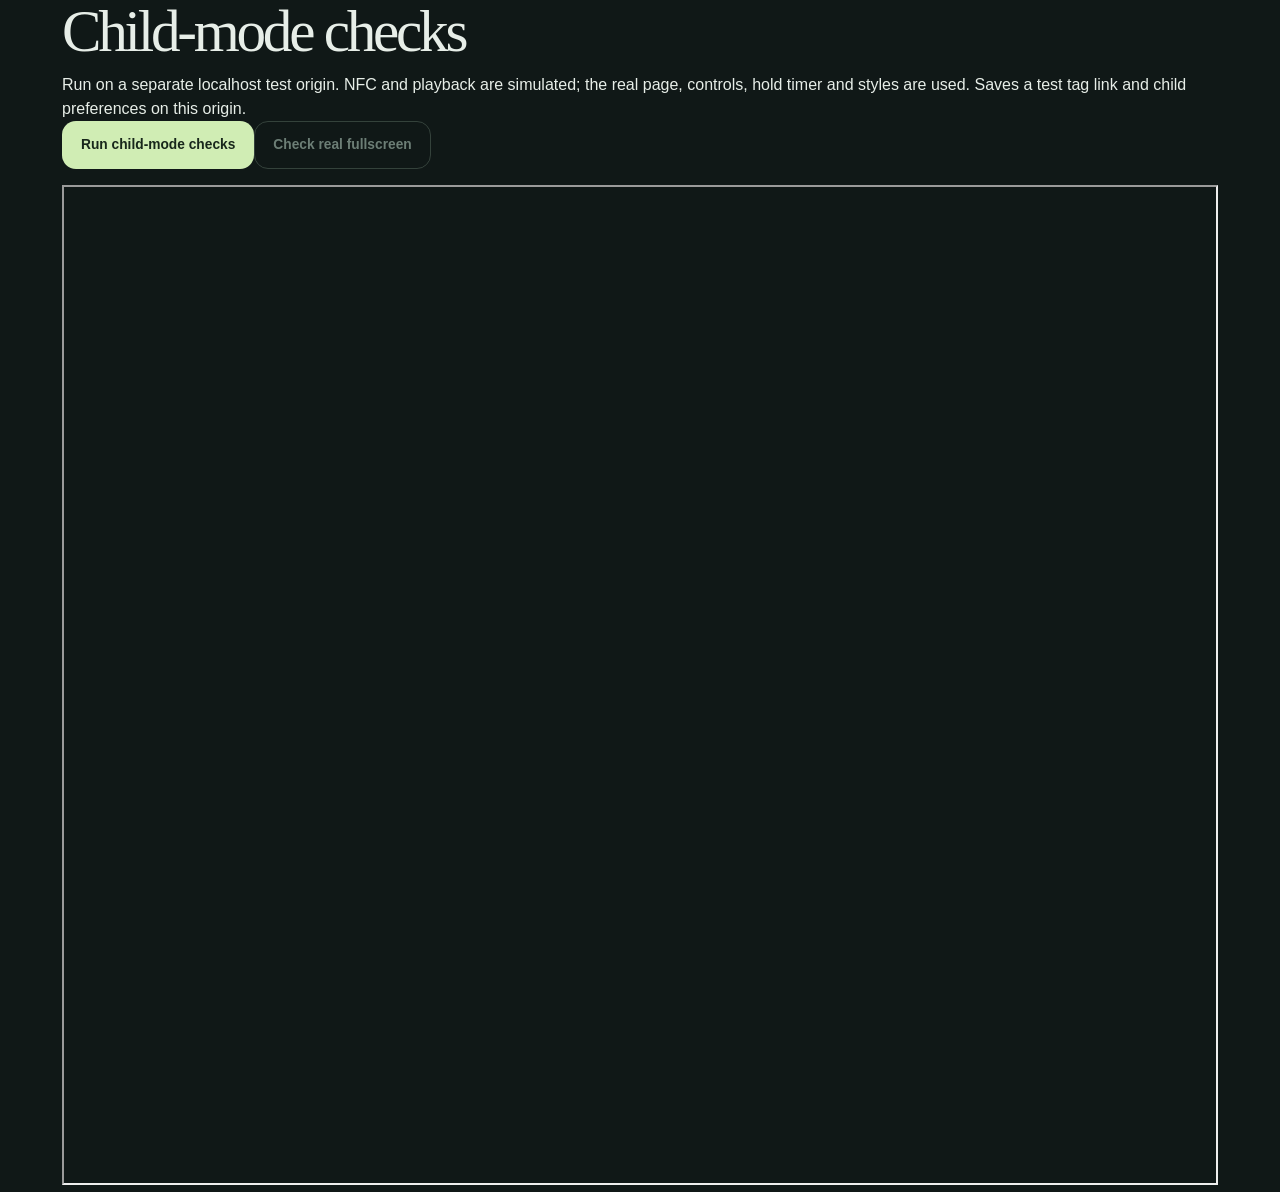
<file: tests/child-mode.html>
<!doctype html><html lang="en"><head><meta charset="utf-8"><meta name="viewport" content="width=device-width,initial-scale=1"><title>StoryTouch child-mode browser checks</title><link rel="stylesheet" href="../styles.css"><script src="./child-browser.js" defer></script></head><body><main><h1>Child-mode checks</h1><p>Run on a separate localhost test origin. NFC and playback are simulated; the real page, controls, hold timer and styles are used. Saves a test tag link and child preferences on this origin.</p><button id="run-child" class="button dark">Run child-mode checks</button><button id="real-fullscreen" class="button outline" disabled>Check real fullscreen</button><pre id="child-results" role="status"></pre><iframe id="child-app" title="Child-mode test preview" width="100%" height="1000" allowfullscreen></iframe></main></body></html>
</file>
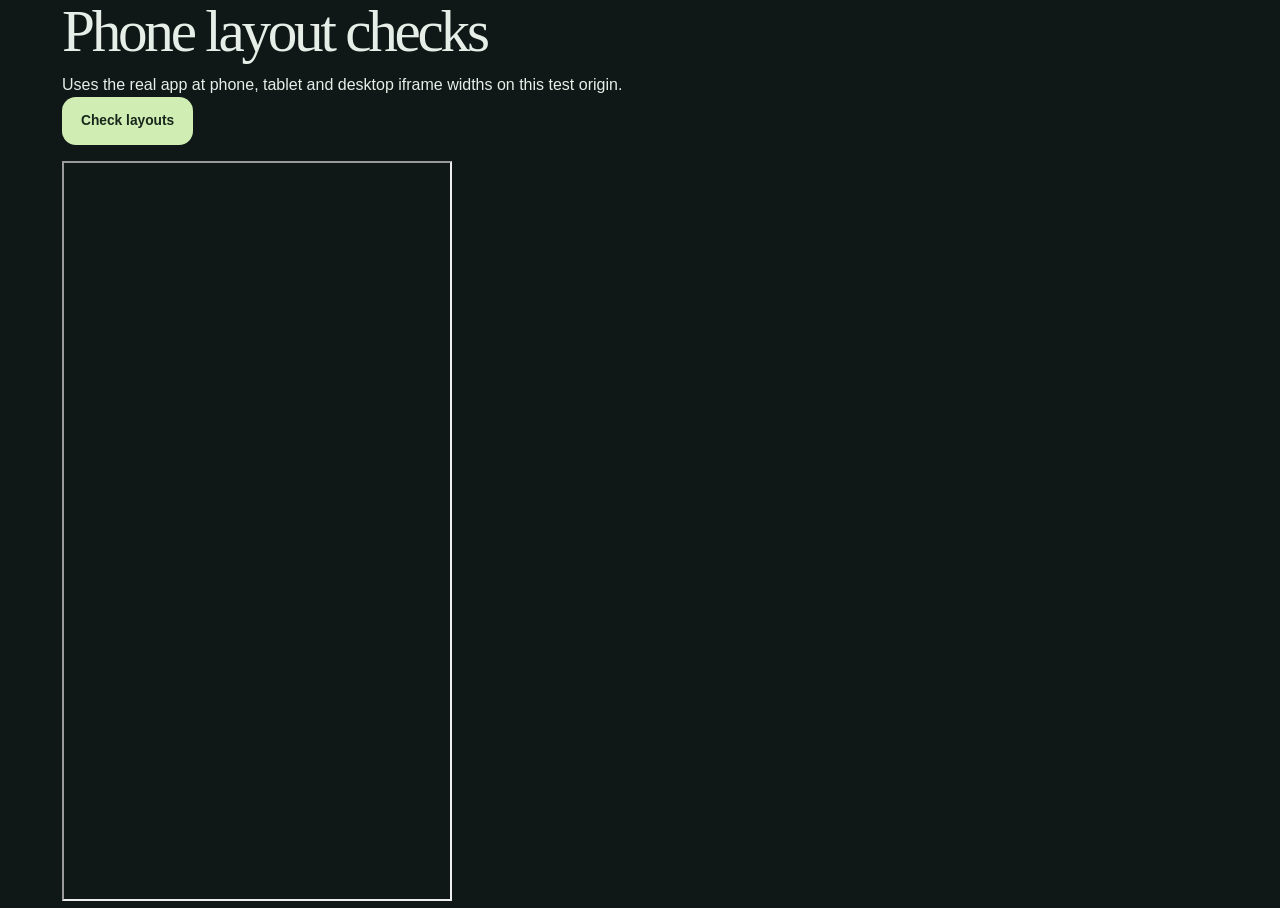
<file: tests/mobile.html>
<!doctype html><html lang="en"><head><meta charset="utf-8"><meta name="viewport" content="width=device-width,initial-scale=1"><title>StoryTouch mobile layout checks</title><link rel="icon" href="../assets/icons/storytouch.svg"><link rel="stylesheet" href="../styles.css"><script src="./mobile-browser.js" defer></script></head><body><main><h1>Phone layout checks</h1><p>Uses the real app at phone, tablet and desktop iframe widths on this test origin.</p><button id="mobile-run" class="button dark">Check layouts</button><pre id="mobile-results" role="status"></pre><iframe id="mobile-app" title="Phone-width StoryTouch preview" width="390" height="740"></iframe></main></body></html>
</file>
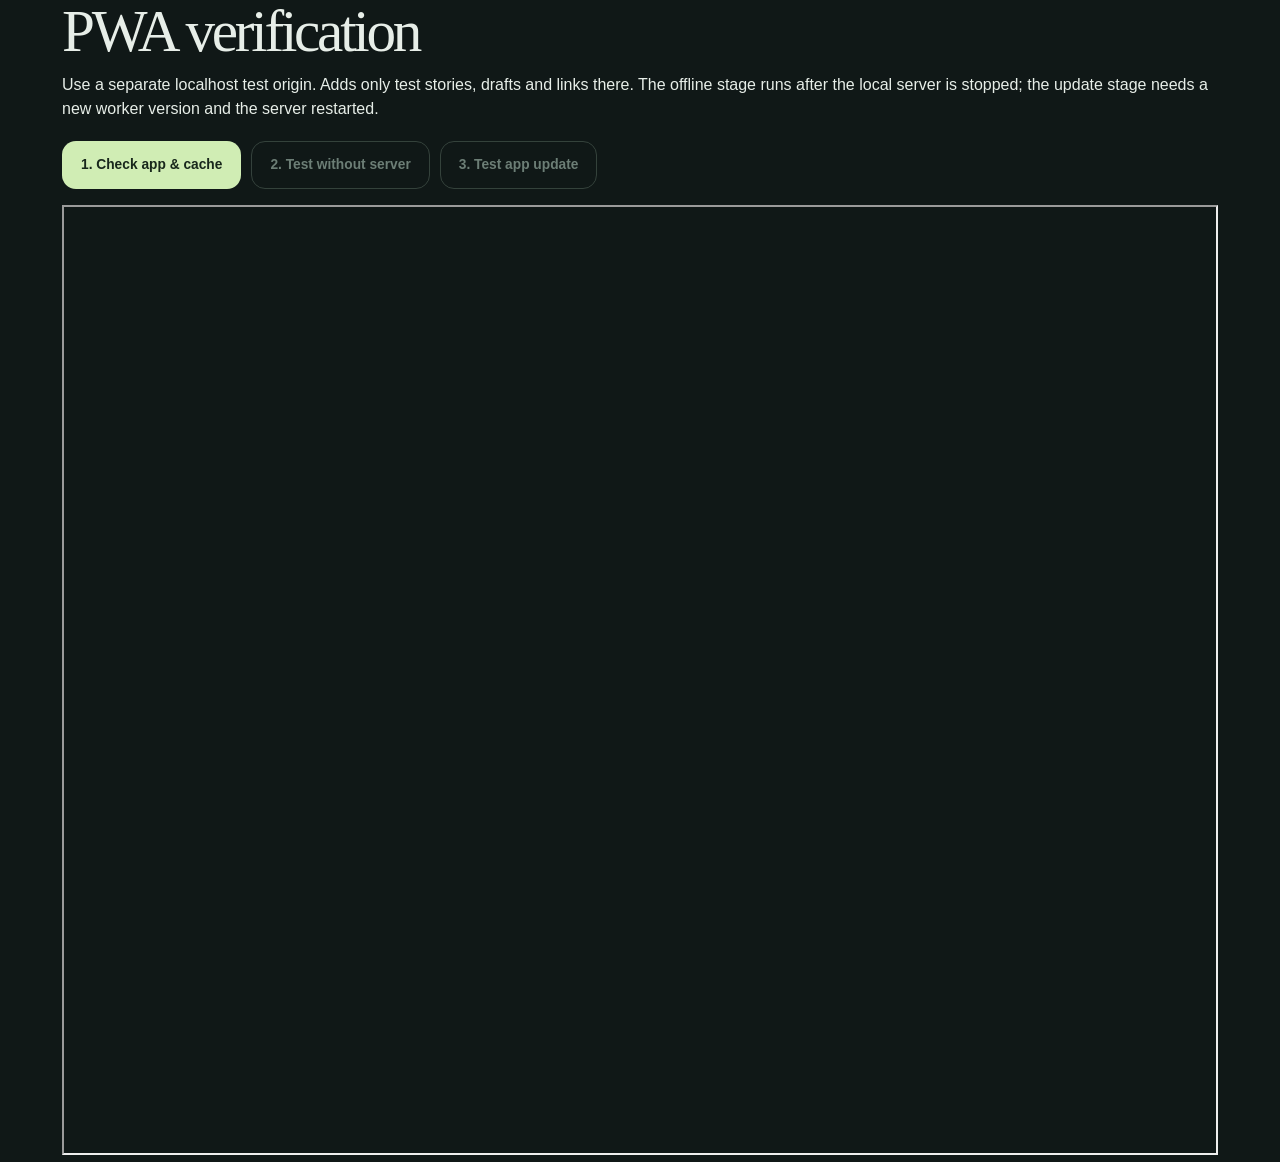
<file: tests/pwa.html>
<!doctype html><html lang="en"><head><meta charset="utf-8"><meta name="viewport" content="width=device-width,initial-scale=1"><title>StoryTouch PWA verification</title><link rel="icon" href="../assets/icons/storytouch.svg"><link rel="stylesheet" href="../styles.css"><script src="./pwa-browser.js" defer></script></head><body><main><h1>PWA verification</h1><p>Use a separate localhost test origin. Adds only test stories, drafts and links there. The offline stage runs after the local server is stopped; the update stage needs a new worker version and the server restarted.</p><div class="button-row"><button id="pwa-run" class="button dark">1. Check app & cache</button><button id="pwa-offline" class="button outline" disabled>2. Test without server</button><button id="pwa-update" class="button outline" disabled>3. Test app update</button></div><pre id="pwa-results" role="status"></pre><iframe id="pwa-app" title="PWA test app" width="100%" height="950"></iframe></main></body></html>
</file>
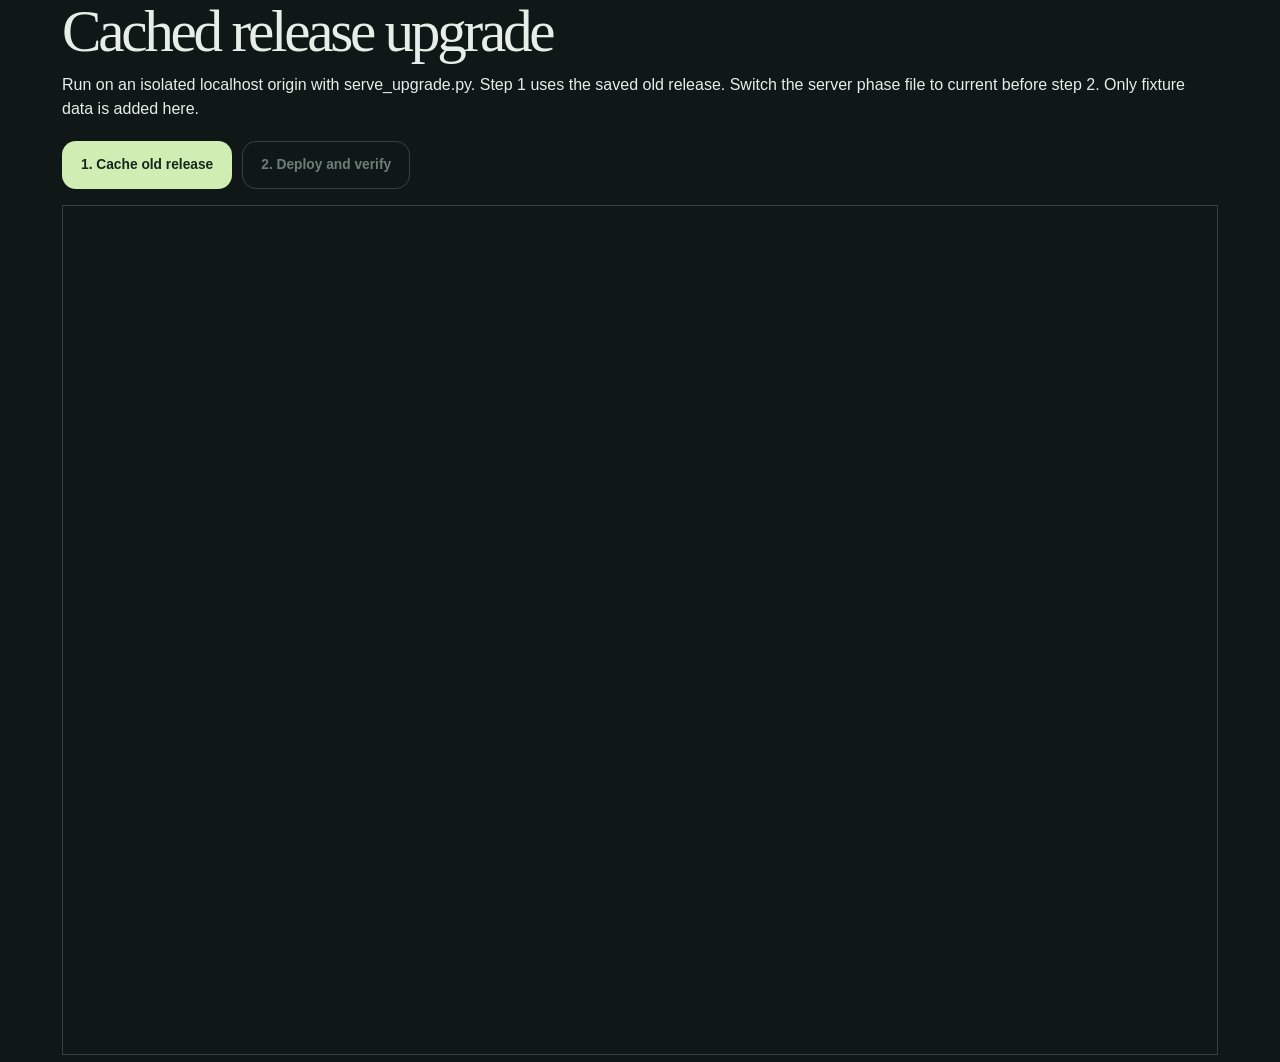
<file: tests/upgrade.html>
<!doctype html><html lang="en"><head><meta charset="utf-8"><meta name="viewport" content="width=device-width,initial-scale=1"><title>StoryTouch cached release upgrade</title><link rel="stylesheet" href="../styles.css"><script src="./upgrade-browser.js" defer></script></head><body><main><h1>Cached release upgrade</h1><p>Run on an isolated localhost origin with serve_upgrade.py. Step 1 uses the saved old release. Switch the server phase file to current before step 2. Only fixture data is added here.</p><div class="button-row"><button id="seed" class="button dark">1. Cache old release</button><button id="upgrade" class="button outline" disabled>2. Deploy and verify</button></div><pre id="results" role="status"></pre><iframe id="app" title="Release under test" style="width:100%;height:850px;border:1px solid #344341"></iframe></main></body></html>
</file>
<file: styles.css>
:root{font-family:Inter,ui-sans-serif,-apple-system,BlinkMacSystemFont,"Segoe UI",sans-serif;color:#e7eee8;background:#101817;color-scheme:dark;--paper:#101817;--surface:#192320;--white:#192320;--line:#34423c;--ink:#d1eddd;--muted:#a7b9af;--accent:#d0edb4;--red:#ff9d9d;font-size:16px;line-height:1.5}
*{box-sizing:border-box}body{margin:0;min-height:100dvh}button,input,select,textarea{font:inherit}button,a,summary{touch-action:manipulation}button{cursor:pointer}button:disabled{opacity:.48;cursor:default}a{color:var(--ink);text-underline-offset:4px}button,input,select,textarea,summary{-webkit-tap-highlight-color:transparent}button:focus-visible,a:focus-visible,summary:focus-visible,input:focus-visible,textarea:focus-visible,select:focus-visible{outline:3px solid #f7ce8a;outline-offset:4px}[hidden]{display:none!important}h1,h2,h3,p{margin:0}h1{font:400 clamp(2.4rem,4.7vw,3.7rem)/1.06 Georgia,serif;letter-spacing:-.055em}h1 em{font-style:italic;color:var(--accent)}h2{font-size:1.14rem;letter-spacing:-.02em;font-weight:600}h3{font-size:1.05rem;line-height:1.35;font-weight:600;overflow-wrap:anywhere}p{margin-top:.65rem}.small{font-size:.82rem}.quiet,.optional{color:var(--muted)}.eyebrow{font-size:.65rem;letter-spacing:.15em;font-weight:700;color:var(--muted);margin:0 0 13px}.icon{width:22px;height:22px;flex:none;vertical-align:middle}.book-icon{width:1em;height:1em;vertical-align:middle}.button{min-height:48px;display:inline-flex;align-items:center;justify-content:center;gap:9px;padding:11px 18px;border:1px solid transparent;border-radius:14px;font-size:.86rem;font-weight:650;line-height:1.3;text-decoration:none;transition:background .18s,transform .18s}.button.dark{background:var(--accent);color:#18271b}.button.dark:hover{background:#e0f5c9}.button.outline{background:transparent;border-color:#5d7064;color:var(--ink)}.button.outline:hover{background:#28392e}.button.danger{background:#af3540;color:white}.icon-button{width:46px;height:46px;display:inline-grid;place-items:center;border:1px solid var(--line);border-radius:50%;background:transparent;color:var(--ink);padding:10px}.icon-button:hover{background:#26352d}.text-button{display:inline-flex;align-items:center;gap:7px;min-height:44px;border:0;padding:10px 0;color:var(--ink);background:transparent;font-size:.84rem;font-weight:600;text-decoration:underline;text-underline-offset:4px}.danger-text{color:var(--red)}.button-row{display:flex;flex-wrap:wrap;align-items:center;gap:10px;margin-top:20px}
.site-header{max-width:1220px;margin:auto;display:flex;align-items:center;justify-content:space-between;gap:16px;min-height:94px;padding:20px 32px;position:sticky;top:0;z-index:40;background:var(--paper);padding-top:max(18px,env(safe-area-inset-top));border-bottom:1px solid #29362f}.brand{display:flex;align-items:center;gap:10px;color:var(--ink);text-decoration:none;font-size:1.43rem;font-weight:650;letter-spacing:-.07em;line-height:1.1}.brand-mark{display:grid;place-items:center;width:42px;height:44px;background:var(--ink);color:#21382c;border-radius:13px}.brand-mark .icon{width:29px;height:29px}.brand-sub{display:block;color:var(--muted);font-size:.58rem;font-weight:400;letter-spacing:.035em;margin-top:5px}.header-actions{display:flex;align-items:center;gap:12px}.header-actions .button{border-radius:30px;padding:12px 25px;min-height:46px}main{max-width:1220px;padding:0 32px;margin:auto}.tabs{display:flex;gap:26px;border-bottom:1px solid var(--line);margin:0 0 28px}.tabs button{position:relative;min-height:56px;border:0;background:none;color:var(--muted);padding:12px 0;font-size:.85rem}.tabs button[aria-selected=true]{color:var(--ink)}.tabs button[aria-selected=true]:after{content:"";height:3px;border-radius:5px;position:absolute;bottom:-1px;left:0;right:0;background:var(--accent)}.count{display:inline-block;margin-left:6px;padding:2px 6px;border-radius:6px;background:#2c3b30;font-size:.65rem;color:var(--accent)}.shelf-heading{display:flex;align-items:center;justify-content:space-between;gap:12px;margin:0 0 16px}.shelf-heading h2{font:400 1.8rem Georgia,serif;letter-spacing:-.035em}.story-grid{display:grid;grid-template-columns:repeat(4,minmax(0,1fr));gap:18px}.story-card{border:1px solid var(--line);border-radius:22px;overflow:hidden;background:var(--surface);min-width:0}.story-cover{display:grid;place-items:center;position:relative;aspect-ratio:1.45;background:radial-gradient(ellipse at 50% 100%,#354b3a55,transparent 75%),#22332b;font-size:64px;color:#d4e8d7}.story-cover>img{width:100%;height:100%;position:absolute;inset:0;object-fit:cover}.story-cover .book-icon{width:70px;height:70px;stroke-width:2.2}.card-edit{position:absolute;top:10px;right:10px;width:34px;height:34px;min-width:44px;min-height:44px;border:0;background:#101817a6;z-index:1;padding:12px}.card-edit .icon{width:17px;height:17px}.card-body{padding:18px 16px}.card-meta{font-size:.72rem;color:var(--muted);margin-top:7px;min-height:2.1em}.linked-dot{display:block;color:var(--accent);font-size:.67rem;margin-top:3px}.linked-dot:before{content:"";display:inline-block;width:5px;height:5px;background:var(--accent);border-radius:50%;margin-right:5px}.card-actions{display:grid;grid-template-columns:auto 1fr;gap:6px;margin-top:16px}.card-actions .button{padding:10px 8px;font-size:.74rem;min-height:44px;gap:6px;border-radius:11px;white-space:nowrap}.card-actions .icon{width:17px;height:17px}.preview-button{background:transparent;color:var(--ink);border:0;padding-left:0!important}.preview-button:hover{background:#273a2c}.empty-library{border:1px dashed var(--line);border-radius:16px;padding:35px;color:var(--muted);text-align:center}.page-heading{max-width:720px;margin:34px auto 28px}.page-heading .text-button{margin-bottom:16px;font-weight:400;font-size:.8rem}.page-heading h1{font-size:clamp(2.5rem,5vw,3.8rem)}.page-heading h1 br{display:none}.page-heading .eyebrow{font-size:.6rem}.surface{max-width:720px;margin:auto;padding:28px;border:1px solid var(--line);border-radius:24px;background:var(--surface)}.form-grid{display:grid;grid-template-columns:minmax(0,1fr);gap:24px}.full{grid-column:1/-1}label{display:block;font-size:.83rem;font-weight:600;margin:0 0 8px}input,textarea,select{width:100%;min-width:0;min-height:48px;border:1px solid #53655a;border-radius:11px;padding:11px 13px;background:#111b17;color:#eaf0e9;font-size:.94rem}input::placeholder,textarea::placeholder{color:#94a69a;opacity:1}input[type=checkbox],input[type=radio]{width:21px;height:21px;min-height:21px;padding:0;accent-color:var(--accent);flex:none}input[type=range]{accent-color:var(--accent);border:0;background:none;padding:0;min-height:26px}input[type=file]{border:0;background:none;padding:0;font-size:.8rem;color:var(--muted)}input::file-selector-button{padding:12px;border:1px solid #53655a;border-radius:10px;background:#25372b;color:var(--ink);margin-right:12px;cursor:pointer}textarea{resize:vertical;line-height:1.65}fieldset{border:0;padding:0;margin:0}.source-picker{display:grid;grid-template-columns:repeat(3,minmax(0,1fr));gap:10px}.source-choice{display:grid;justify-items:center;gap:10px;border:1px solid var(--line);border-radius:15px;background:var(--paper);color:var(--muted);padding:20px 12px;min-height:100px}.source-choice[aria-pressed=true]{background:#2a3d2d;border-color:var(--accent);color:var(--accent);box-shadow:inset 0 0 0 1px var(--accent)}.source-choice>span{font-size:24px;line-height:1}.source-choice strong{font-size:.85rem;font-weight:600}.source-choice small{display:none}.source-panel{min-width:0}.voice-row{display:grid;grid-template-columns:2fr 1fr;gap:14px;margin-top:20px}.capture-visual{display:flex;justify-content:center;align-items:center;gap:20px;min-height:110px}.record-options{font-size:.8rem;border:0!important;margin-bottom:20px!important}.record-options summary{font-size:.75rem!important;color:var(--muted);padding:8px 0!important;min-height:40px!important}.record-options .check-label{margin-top:10px}.record-options p{font-size:.74rem}.record-level-wrap{border:1px solid var(--line);padding:14px;border-radius:12px;margin-bottom:15px}.record-level-wrap meter{width:100%;height:16px;accent-color:var(--accent)}.record-level-wrap p{font-size:.8rem}.form-actions{display:flex;align-items:center;flex-wrap:wrap;gap:12px}.form-actions .button{flex:1;min-width:160px}.form-actions>p{margin:0;font-size:.72rem;flex-basis:100%;order:3}.form-actions>.text-button{font-size:.75rem}.image-preview img,#edit-image-preview{max-width:170px;max-height:160px;display:block;object-fit:contain;border-radius:14px;margin-top:15px}.image-preview .text-button{font-size:.75rem}.optional-details{border-top:1px solid var(--line);padding-top:8px}.optional-details summary{font-size:.84rem;min-height:44px;padding:10px 0;cursor:pointer;color:var(--muted)}.optional-details label{margin-top:16px}.optional-details #transcript-section{margin-top:16px}audio{max-width:100%;width:100%;margin:12px 0}.tag-wizard{text-align:center}.tag-wizard label{text-align:left}.tag-wizard h2{font:400 clamp(1.7rem,4vw,2.4rem) Georgia,serif;letter-spacing:-.04em;line-height:1.1}.tag-wizard .button-row{justify-content:center}.link-preview{display:flex;align-items:center;gap:13px;padding:14px 0;text-align:left}.link-preview>span{font-size:36px;display:block;width:48px;flex:none}.link-preview>span img{width:48px;height:48px;border-radius:9px;object-fit:cover}.link-preview small{display:block;color:var(--muted);font-size:.7rem;margin-top:3px}.is-scanning .nfc-waves{animation:pulse 1s ease-in-out infinite}.tag-wizard #nfc-support{font-size:.72rem;margin-top:18px}.tag-wizard #link-scan-state{font-size:.86rem;min-height:2.5em;margin-top:12px}.success-mark{display:grid;place-items:center;margin:18px auto;width:72px;height:72px;background:var(--accent);color:#243625;border-radius:50%}.success-mark .icon{width:35px;height:35px}.link-complete{padding:16px 0 32px}.link-complete p{color:var(--muted)}.advanced-tags{text-align:left;margin-top:28px;border-top:1px solid var(--line);font-size:.8rem}.advanced-tags summary{min-height:48px;padding:14px 0;cursor:pointer;color:var(--muted)}.input-row{display:flex;gap:10px}.input-row input{flex:1;min-width:0}.settings-section{max-width:720px;margin:auto}.child-screen-options{display:grid;grid-template-columns:1fr 1fr;gap:16px}.screen-choice{position:relative;cursor:pointer;margin:0;border:1px solid var(--line);background:var(--surface);border-radius:22px;padding:22px 18px}.screen-choice input{position:absolute;opacity:0;width:1px;height:1px}.screen-choice:has(input:checked){border-color:var(--accent);box-shadow:inset 0 0 0 1px var(--accent);background:#243326}.screen-choice:has(input:focus-visible){outline:3px solid #f7ce8a;outline-offset:4px}.screen-choice-body{display:grid;justify-items:center;text-align:center;gap:7px}.screen-choice strong{font-size:.98rem;margin-top:8px}.screen-choice small{font-size:.75rem;color:var(--muted);font-weight:400}.phone-preview{width:96px;height:140px;display:grid;place-content:center;position:relative;border:3px solid #6a7c6e;border-radius:20px;margin:0 0 3px;overflow:hidden;background:#000}.phone-preview:before{content:"";position:absolute;top:6px;left:50%;transform:translateX(-50%);width:25px;height:5px;border-radius:4px;background:#58675d}.preview-grip{position:absolute;bottom:7px;left:50%;transform:translateX(-50%);width:43px;height:14px;background:#172019;border:1px solid #738176;color:#cbd8ce;border-radius:4px;font-size:5px;font-weight:600;line-height:12px;text-align:center}.playing-preview{background:#18251e;gap:10px;justify-items:center;color:var(--accent)}.playing-preview>.icon{width:35px;height:35px}.preview-title{height:3px;width:43px;background:#9fb7a3;border-radius:4px}.preview-controls{width:25px;height:25px;display:grid;place-items:center;background:#d0edb4;border-radius:50%;color:#18251e}.preview-controls .icon{width:13px;height:13px}.setting-switch{display:flex;align-items:center;gap:12px;padding:22px 0;margin:0;border-bottom:1px solid var(--line);cursor:pointer}.setting-switch>span:first-child{flex:1}.setting-switch strong{font-size:.9rem}.setting-switch small{display:block;font-size:.75rem;color:var(--muted);font-weight:400;margin-top:3px}.setting-switch input{position:absolute;opacity:0;pointer-events:none}.switch-track{position:relative;display:block;width:45px;height:27px;background:#526154;border-radius:20px;flex:none}.switch-track:after{content:"";position:absolute;top:4px;left:4px;width:19px;height:19px;background:#d5dfd5;border-radius:50%;transition:transform .18s}.setting-switch input:checked+.switch-track{background:var(--accent)}.setting-switch input:checked+.switch-track:after{background:#253822;transform:translateX(18px)}.setting-switch input:focus-visible+.switch-track{outline:3px solid #f7ce8a;outline-offset:4px}.setting-title{display:flex;align-items:center;gap:15px;margin-bottom:20px}.mini-handle{width:50px;height:36px;display:grid;place-items:center;background:var(--surface);border:1px solid var(--line);border-radius:11px}.mini-handle{font-size:.62rem;font-weight:600;color:var(--ink)}.segmented{display:grid;grid-template-columns:1fr 1fr;padding:4px;border-radius:12px;background:#0c1512;border:1px solid var(--line);gap:4px;margin-bottom:16px}.segmented label{position:relative;margin:0;cursor:pointer}.segmented input{position:absolute;opacity:0}.segmented span{display:block;padding:11px;text-align:center;color:var(--muted);border-radius:8px;font-size:.82rem}.segmented input:checked+span{background:#31452f;color:var(--accent)}.segmented input:focus-visible+span{outline:3px solid #f7ce8a;outline-offset:1px}#exit-hold-setting,#exit-tap-setting{display:flex;align-items:center;justify-content:space-between;gap:20px}#exit-hold-setting label,#exit-tap-setting label{margin:0;font-weight:400;color:var(--muted)}#exit-hold-setting select,#exit-tap-setting select{width:auto;min-width:125px}.settings-fold{border-top:1px solid var(--line);padding:0 0 5px}.settings-fold>summary{padding:20px 0;min-height:60px;cursor:pointer;font-size:.88rem;font-weight:500;list-style:none;display:flex;align-items:center;justify-content:space-between}.settings-fold>summary:after{content:"+";font-size:20px;color:var(--muted);font-weight:300}.settings-fold[open]>summary:after{content:"−"}.settings-fold>summary::-webkit-details-marker{display:none}.settings-fold>p:last-child{margin-bottom:15px}.settings-fold .button-row{margin-top:8px}.settings-fold .text-button{margin-right:16px;font-size:.76rem}.check-label{display:flex;align-items:center;gap:10px;min-height:44px;font-weight:400;font-size:.84rem}.check-label input{margin:0}.tag-row{padding:16px 0;border-bottom:1px solid var(--line)}.tag-row>strong,.tag-row>span{display:block;font-size:.84rem}.tag-actions{display:flex;gap:16px;flex-wrap:wrap}.tag-actions .text-button{margin:0}.status-pill{display:inline-flex;align-items:center;gap:7px;font-size:.75rem;color:var(--muted)}.status-pill:before{content:"";width:6px;height:6px;background:var(--accent);border-radius:50%}.update-banner{display:flex;align-items:center;justify-content:space-between;gap:12px;border:1px solid #55734e;padding:15px 18px;border-radius:15px;background:#263725;margin-top:20px}.update-banner p:empty{display:none}.app-status{font-size:.8rem;color:var(--muted);margin:20px 0}.app-status:empty{display:none}.app-error{position:fixed;bottom:24px;left:50%;transform:translateX(-50%);z-index:200;width:calc(100% - 32px);max-width:600px;padding:17px 20px;border:1px solid #b57c6c;border-radius:16px;background:#34231f;color:#ffe3d7;font-size:.86rem;box-shadow:0 10px 45px #0009}.player{position:sticky;bottom:12px;z-index:30;border:1px solid #536c57;border-radius:20px;background:#18271e;max-width:880px;width:calc(100% - 32px);margin:30px auto 0;overflow:hidden}.player-drawer-toggle{width:100%;min-height:44px;border:0;background:transparent;color:var(--ink);font-size:.75rem;cursor:pointer}.player-drawer-body{display:grid;grid-template-columns:minmax(0,1fr) auto;gap:16px;padding:16px 20px;border-top:1px solid var(--line);min-width:0}.player-info{display:flex;align-items:center;gap:12px;min-width:0}.player-info>div{min-width:0;overflow-wrap:anywhere}.player-picture{font-size:32px}.player-state,.player-info .small{display:block;font-size:.72rem;color:var(--muted);margin-top:4px}.player-controls{display:flex;align-items:center;gap:8px}.player-controls .button{font-size:.8rem;min-height:44px;padding:10px 15px}.player-progress{display:flex;align-items:center;gap:12px;grid-column:1/-1;min-width:0}.player-progress input{flex:1;min-width:0}.player-progress .small{font-size:.7rem;white-space:nowrap;color:var(--muted)}.player-progress select{width:105px;font-size:.7rem;min-height:36px;padding:6px}.player details{grid-column:1/-1;font-size:.8rem}.player details summary{min-height:40px;cursor:pointer}.player details p{white-space:pre-wrap;max-height:200px;overflow:auto}.child-view{position:relative}.child-active .site-header,.child-active footer,.child-active .skip-link{display:none}.child-mode{scroll-padding:0;overscroll-behavior:none;scrollbar-width:none}.child-mode::-webkit-scrollbar{display:none}.child-active{overscroll-behavior:none;background:#101817}.child-active main{max-width:none;padding:0;margin:0}.child-active .app-status{display:none}.child-active #child-view{min-height:100dvh;padding:50px 24px 210px;text-align:center;-webkit-user-select:none;user-select:none;-webkit-touch-callout:none}.child-idle{min-height:60dvh;display:grid;justify-items:center;align-content:center;gap:28px}.child-idle h1{font-size:clamp(2rem,5vw,3rem);letter-spacing:-.04em;outline:none}.child-status{font-size:1rem;color:var(--muted);text-align:center}.child-now-playing{max-width:760px;margin:0 auto;display:grid;justify-items:center;gap:20px}.child-art{display:grid;place-items:center;width:220px;aspect-ratio:1;border-radius:30px;background:#263a2b;color:#cfe7d1;font-size:115px;overflow:hidden;margin-bottom:8px}.child-art img{width:100%;height:100%;object-fit:contain}.child-now-playing h1{font-size:clamp(2.3rem,5vw,3.7rem);letter-spacing:-.04em;overflow-wrap:anywhere}.child-now-playing .eyebrow{margin:0;color:var(--muted)}.child-story-text{white-space:pre-wrap;text-align:left;font:400 clamp(1.1rem,2.2vw,1.5rem)/1.8 Georgia,serif;max-width:650px;margin-top:8px;color:#d4e0d6}.child-exit{position:fixed;bottom:calc(9px + env(safe-area-inset-bottom,0px));left:50%;transform:translateX(-50%);width:104px;height:44px;background:#19231e;border:1px solid #65756a;border-radius:12px;display:grid;place-items:center;color:#d1ddd4;font-size:.78rem;font-weight:600;z-index:1100;touch-action:none;user-select:none;-webkit-user-select:none;-webkit-touch-callout:none;padding:0 12px}.child-exit.is-activating{background:#304333;border-color:#d4e8d7}.child-exit:focus-visible{outline:2px solid #a4b5a6;outline-offset:3px}.child-active .player{position:fixed;bottom:calc(63px + env(safe-area-inset-bottom,0px));left:50%;transform:translateX(-50%);margin:0;z-index:100;max-width:650px;background:#1d2c22}.child-active .player-drawer-toggle,.child-active .player-info,.child-active #player-speed,.child-active #player-text{display:none}.child-active .player-drawer-body{display:flex;flex-direction:column;align-items:stretch;border-top:0;padding:16px 20px;gap:12px}.child-active .player-controls{justify-content:center}.child-active .player-controls .button{flex:1;max-width:180px;min-height:52px;font-size:.95rem}.child-active .player-progress{width:100%}.child-stop{display:flex;flex-direction:column;align-items:center;justify-content:center;gap:9px;width:112px;height:112px;border-radius:50%;border:1px solid #ed8181;background:#c83b42;box-shadow:none}.child-stop>.stop-symbol{width:32px;height:32px;background:#fff;border-radius:5px}.child-stop>.stop-label{font-size:.92rem;font-weight:650;line-height:1.1;color:#fff}.child-stop:active{background:#a92831}.black-child{background:#000!important}.black-child #child-view{position:fixed;inset:0;padding:0;background:#000;z-index:1000;overflow:hidden}.black-child .player{display:none!important}.black-child .child-exit{background:#111713;border-color:#59665d;color:#becac1}.black-child .child-exit.is-activating{background:#26352a;border-color:#a8b8ad}.black-child #app-error,.black-child #child-status,.child-has-story #child-status{position:absolute!important;width:1px!important;height:1px!important;padding:0!important;margin:-1px!important;overflow:hidden!important;clip:rect(0,0,0,0)!important;white-space:nowrap!important;border:0!important}

footer{max-width:1220px;margin:48px auto 0;padding:22px 32px calc(24px + env(safe-area-inset-bottom,0px));display:flex;justify-content:space-between;gap:16px;border-top:1px solid #29362f;color:#91a498;font-size:.7rem}dialog{color:#e7eee8;background:#192320;border:1px solid #53655a;border-radius:24px;padding:28px;width:calc(100% - 32px);max-width:560px;max-height:90dvh;overflow:auto}dialog::backdrop{background:#000a;backdrop-filter:blur(4px)}dialog h2{font:400 2rem Georgia,serif;letter-spacing:-.035em;margin-bottom:22px}dialog label{margin-top:16px}dialog textarea{margin-top:4px}.dialog-bottom{display:flex;gap:20px;justify-content:space-between;border-top:1px solid var(--line);margin-top:22px;padding-top:10px}.visually-hidden{position:absolute!important;width:1px!important;height:1px!important;padding:0!important;margin:-1px!important;overflow:hidden!important;clip:rect(0,0,0,0)!important;white-space:nowrap!important;border:0!important}.skip-link{position:fixed;left:15px;top:-100px;padding:12px 18px;border-radius:10px;background:var(--accent);color:#18271b;z-index:500}.skip-link:focus{top:10px}.guide{max-width:850px;padding:35px 24px}.guide h1{margin:22px 0}.guide h2{font-size:1.5rem;margin-top:35px}.guide p,.guide li{font-size:.94rem;line-height:1.8}.guide table{border-collapse:collapse;font-size:.8rem;width:100%;margin-top:20px}.guide td,.guide th{border:1px solid var(--line);padding:8px;text-align:left}.guide code{overflow-wrap:anywhere}.offline-page{max-width:620px;text-align:center;padding:80px 24px}.offline-page>img{width:80px;display:block;margin:0 auto 28px}.offline-page .button{margin-top:25px}
@media(max-width:1000px){.story-grid{grid-template-columns:repeat(2,minmax(0,1fr))}.story-cover{aspect-ratio:1.75}}
@media(max-width:600px){.site-header{min-height:82px;padding:16px;gap:10px}.brand{font-size:1.25rem;gap:8px}.brand-mark{width:34px;height:38px;border-radius:11px}.brand-mark .icon{width:25px}.brand-sub{font-size:.5rem}.header-actions{gap:8px}.header-actions .icon-button{width:40px;height:40px}.header-actions .button{font-size:.76rem;padding:10px 15px;min-height:44px}main{padding:0 16px}.tabs{margin-bottom:24px;gap:24px}.tabs button{min-height:51px;font-size:.81rem}.shelf-heading{margin-bottom:13px}.shelf-heading h2{font-size:1.65rem}.shelf-heading .small{font-size:.66rem}.story-grid{grid-template-columns:1fr;gap:12px}.story-card{display:grid;grid-template-columns:88px minmax(0,1fr);border-radius:18px;overflow:visible}.story-cover{height:100%;aspect-ratio:auto;border-radius:18px 0 0 18px;min-height:144px}.story-cover>.book-icon{width:46px;height:46px}.story-cover>img{border-radius:18px 0 0 18px}.card-edit{top:3px;right:auto;left:0;background:transparent;padding:12px}.card-edit .icon{width:14px;height:14px;opacity:.75}.card-body{padding:17px 14px 13px}.card-body h3{font-size:.98rem}.card-meta{font-size:.68rem;min-height:1.4em;margin-top:5px}.linked-dot{display:inline-block;margin-left:7px;margin-top:0;font-size:.62rem}.card-actions{margin-top:12px;gap:6px;grid-template-columns:auto minmax(0,1fr)}.card-actions .button{font-size:.7rem;min-height:44px;padding:9px 8px}.card-actions .icon{width:15px;height:15px}.page-heading{margin:26px 0 24px}.page-heading h1{font-size:2.8rem}.surface{padding:21px 17px;border-radius:20px}.source-choice{padding:18px 8px;min-height:94px;border-radius:12px}.source-choice strong{font-size:.78rem}.source-picker{gap:8px}.form-grid{gap:22px}.voice-row{grid-template-columns:1fr;gap:13px}.form-actions .button{min-width:130px}.screen-choice{padding:20px 10px;border-radius:18px}.child-screen-options{gap:12px}.screen-choice strong{font-size:.85rem}.screen-choice small{font-size:.65rem}.phone-preview{width:82px;height:125px;border-radius:18px}.setting-switch{padding:20px 0}.tag-wizard #link-scan-state{font-size:.78rem}.input-row{flex-wrap:wrap}.input-row .button{width:100%}.player{bottom:8px;border-radius:17px}.player-drawer-body{grid-template-columns:1fr;padding:15px}.player-controls .button{flex:1;padding:10px;font-size:.76rem}.player-progress{gap:8px;flex-wrap:wrap}.player-progress input{flex-basis:100%}.player-progress select{margin-left:auto}.child-active #child-view{padding:35px 20px 215px}.child-art{width:170px;border-radius:24px;font-size:90px}.child-now-playing{gap:16px}.child-now-playing h1{font-size:2.3rem}.child-now-playing .eyebrow{font-size:.6rem}.child-story-text{font-size:1.1rem}.child-active .player-drawer-body{padding:13px}.child-active .player-progress input{flex-basis:auto}.child-active .player-controls .button{font-size:.85rem;min-height:48px;padding:10px}.child-active .player-progress{flex-wrap:nowrap}.child-active .player-progress .small{font-size:.64rem}.child-idle h1{font-size:2rem}footer{padding:20px 16px;gap:10px;font-size:.65rem;margin-top:35px}.guide h1{font-size:2.8rem}.guide table{font-size:.72rem}.guide td,.guide th{padding:5px}}
@media(max-width:360px){.brand-sub{display:none}.header-actions .button{padding:10px 11px;font-size:.7rem}.brand{font-size:1.12rem}.header-actions{gap:5px}.header-actions .icon-button{width:36px;height:36px}.story-card{grid-template-columns:73px minmax(0,1fr)}.card-body{padding:15px 10px}.linked-dot{display:block;margin:4px 0 0}.story-cover>.book-icon{width:40px}.shelf-heading .small{font-size:.6rem}}
@keyframes pulse{50%{opacity:.3;transform:translateX(3px)}}@media(prefers-reduced-motion:reduce){*{animation:none!important;transition:none!important;scroll-behavior:auto!important}}@media(forced-colors:active){.button,.icon-button,.story-card,.screen-choice,.player,.child-exit{border:1px solid ButtonText}.child-stop>.stop-symbol{background:ButtonText}.child-stop>.stop-label{color:ButtonText}.switch-track{border:1px solid ButtonText}}::selection{background:#d0edb4;color:#18271b}

.child-story-text{overflow-wrap:anywhere}.child-view>.child-status{margin:0;position:absolute;top:calc(50% + 110px);left:16px;right:16px;pointer-events:none}

/* 2.1 setup flow: live steps, one next action, picture-led guidance. */
:root{--lilac:#d7d0ed;--peach:#edcfaa;--sky:#bcdcea;--rose:#f0c6cf;--line-strong:#4b5e53}
[tabindex="-1"]:focus{outline:none}
.button.big{min-height:56px;padding:14px 24px;font-size:1rem;border-radius:16px}
.button.outline .icon{width:18px;height:18px}
.button.is-waiting{background:#2a3a30;color:#a9bcae}.button.is-waiting:hover{background:#31453a}
.mode-start:before{content:"";width:0;height:0;border-style:solid;border-width:7px 0 7px 12px;border-color:transparent transparent transparent currentColor}
.site-header{min-height:0;padding:12px 32px;padding-top:max(12px,env(safe-area-inset-top));gap:12px}
.tabs{gap:4px;border:0;margin:0;padding:4px;background:#0a110e;border-radius:14px}
.tabs button{display:flex;align-items:center;gap:6px;min-height:44px;padding:8px 13px;border-radius:11px;font-size:.84rem;font-weight:600}
.tabs button .icon,.tabs button .book-icon{width:19px;height:19px}
.tabs button[aria-selected=true]{background:#26372d;color:var(--ink)}.tabs button[aria-selected=true]:after{display:none}
.tabs .count{margin:0}
.home-hero{max-width:720px;margin:24px auto 30px;padding:22px 24px 24px;border:1px solid var(--line);border-radius:26px;background:radial-gradient(ellipse at 50% 34%,#2c4334 0,transparent 62%),var(--surface);text-align:center}
.home-hero h1{font-size:clamp(2.1rem,6vw,2.9rem);margin-top:2px}.home-hero h1:focus{outline:none}.home-hero p{margin-top:6px}
.hero-actions{display:grid;margin-top:18px}.hero-actions .button{width:100%}
.flow-steps{list-style:none;display:flex;justify-content:space-between;margin:0 auto;padding:0;max-width:340px}
.flow-steps li{position:relative;flex:1;display:flex;justify-content:center}
.flow-steps li+li:before{content:"";position:absolute;top:21px;right:calc(50% + 28px);left:calc(-50% + 28px);height:2px;border-radius:2px;background:var(--line-strong)}
.flow-steps li.is-current:before,.flow-steps li.is-complete:before{background:var(--accent)}
.flow-item{display:grid;justify-items:center;gap:5px;padding:0;border:0;background:none;color:var(--muted);font-size:.74rem;font-weight:600;border-radius:12px}
.flow-dot{position:relative;display:grid;place-items:center;width:44px;height:44px;border-radius:50%;border:2px solid var(--line-strong);background:var(--paper)}
.flow-dot .icon{width:21px;height:21px}
.is-current>.flow-item{color:var(--ink)}.is-current .flow-dot{border-color:var(--accent);background:#2f4632;color:var(--accent);box-shadow:0 0 0 4px #d0edb426}
.is-complete>.flow-item{color:var(--ink)}.is-complete .flow-dot{border-color:var(--accent);background:var(--accent);color:#18271b}
.is-complete .flow-dot:after{content:"✓";position:absolute;right:-5px;bottom:-4px;display:grid;place-items:center;width:18px;height:18px;border-radius:50%;background:var(--ink);border:2px solid var(--paper);color:#18271b;font-size:.62rem;font-weight:800}
.tap-art{display:block;max-width:240px;margin:12px auto 4px}
.tap-svg{display:block;width:100%;height:auto;overflow:visible}
.ph-body{fill:#111b17;stroke:#adcab4;stroke-width:4}.ph-bump{fill:#22302a;stroke:#6b8071;stroke-width:2.500}.ph-lens{fill:#0a110e;stroke:#6b8071;stroke-width:2}
.ph-zone{fill:#d0edb41a;stroke:var(--accent);stroke-width:2.500;stroke-dasharray:6 8}
.art-waves path{stroke:var(--accent);stroke-width:4;opacity:.75}
.tag-case{fill:#edcfaa;stroke:#a97750;stroke-width:2.5}.tag-hole{fill:#17231c;stroke:#b88860;stroke-width:1.2}.tag-mark{stroke:#60432d;stroke-width:2.35}.tag-mark circle{fill:#60432d;stroke:none}
.art-token{animation:tap-token 3.600s ease-in-out infinite}
.art-waves path{animation:tap-wave 3.600s ease-out infinite}
.art-waves path:nth-child(2),.art-waves path:nth-child(4){animation-delay:.18s}
.ph-zone{animation:tap-zone 3.600s ease-in-out infinite}
.is-scanning .art-token,.is-scanning .art-waves path,.is-scanning .ph-zone{animation-duration:2.200s}
.is-error .ph-zone{stroke:var(--peach)}.is-error .art-waves path{stroke:var(--peach)}.is-error .art-token,.is-error .art-waves path,.is-error .ph-zone{animation-play-state:paused}
@keyframes tap-token{0%,8%{transform:translate(104px,58px) rotate(14deg)}42%,72%{transform:none}100%{transform:translate(104px,58px) rotate(14deg)}}
@keyframes tap-wave{0%,38%{opacity:0}52%{opacity:.85}76%,100%{opacity:0}}
@keyframes tap-zone{0%,36%{fill-opacity:.4}52%,70%{fill-opacity:1}100%{fill-opacity:.4}}
.tip-chips{list-style:none;display:flex;flex-wrap:wrap;justify-content:center;gap:6px;margin:16px 0 0;padding:0}
.tip-chips.is-left{justify-content:flex-start;margin-top:8px}
.tip-chips li{display:flex;align-items:center;gap:5px;padding:5px 10px 5px 8px;border-radius:30px;background:#ffffff0d;font-size:.72rem;color:var(--ink)}
.tip-chips .icon,.tip-chips .book-icon{width:15px;height:15px;font-size:15px}
.needs{display:flex;gap:13px;align-items:center;text-align:left;margin-top:16px;padding:13px 15px;border:1px solid #6d5a46;border-radius:16px;background:#2c251d}
.needs strong{font-size:.86rem}.needs-icon{position:relative;display:grid;place-items:center;flex:none;width:44px;height:44px;border-radius:13px;background:#43372b;color:var(--peach)}
.needs-icon:after{content:"";position:absolute;width:30px;height:2.500px;border-radius:2px;background:var(--peach);transform:rotate(-45deg);box-shadow:0 0 0 1.500px #43372b}
.install-nudge{max-width:720px;margin:-14px auto 28px;display:flex;align-items:center;gap:12px;padding:11px 14px;border:1px solid var(--line);border-radius:16px;font-size:.84rem}
.install-nudge>span:nth-child(2){flex:1;min-width:0}.install-nudge small{display:block;font-size:.72rem;color:var(--muted)}.install-nudge .button{min-height:44px;padding:8px 14px}
.fold-icon{display:grid;place-items:center;flex:none;width:34px;height:34px;border-radius:11px;background:#26372d;color:var(--accent)}.fold-icon .icon{width:19px;height:19px}
.settings-fold>summary{justify-content:flex-start;gap:12px}.settings-fold>summary:after{margin-left:auto}
.shelf-heading .button{min-height:44px;padding:8px 14px;font-size:.8rem}
.story-grid{max-width:none}
.hue-0{--cover:#2b4233;--cover-ink:#d0edb4}.hue-1{--cover:#3a3450;--cover-ink:var(--lilac)}.hue-2{--cover:#4a3a2b;--cover-ink:var(--peach)}.hue-3{--cover:#28404c;--cover-ink:var(--sky)}.hue-4{--cover:#4a2f3a;--cover-ink:var(--rose)}
.story-cover{background:var(--cover);color:var(--cover-ink)}
.card-meta{min-height:0}
.card-actions .button.is-linked{background:#26372d;color:var(--accent);border-color:transparent}
.card-actions .button.outline{border-color:var(--line-strong)}
.back-button{display:inline-flex;align-items:center;gap:3px;min-height:44px;margin:0 0 8px -6px;padding:6px 10px 6px 0;border:0;background:none;color:var(--muted);font-size:.86rem;font-weight:600}
.back-button .icon{width:20px;height:20px}
.page-heading{margin:14px auto 20px}.page-heading .flow-steps{margin-bottom:18px}.page-heading h1{font-size:clamp(2.1rem,6vw,3rem);text-align:center}
#panel-setup .page-heading{margin-top:28px}#panel-setup .page-heading h1{text-align:left}
.source-choice{gap:7px;padding:14px 8px;min-height:84px;border-color:var(--line-strong)}
.source-choice>span{display:grid;place-items:center}.source-choice .icon{width:28px;height:28px}
.capture-visual{display:grid;justify-items:center;gap:6px;min-height:0;padding:8px 0}
.record-button{display:grid;justify-items:center;gap:11px;padding:0;border:0;background:none;color:var(--ink);font-size:.92rem;font-weight:600}
.record-face{display:grid;place-items:center;width:112px;height:112px;border-radius:50%;background:var(--accent);color:#18271b;box-shadow:0 0 0 10px #d0edb41a}
.record-face .icon{width:46px;height:46px}
.record-button.is-recording .record-face{background:#c83b42;color:#fff;animation:rec-ring 1.500s ease-in-out infinite}
.stop-square{width:34px;height:34px;border-radius:6px;background:#fff}
#record-elapsed{font-size:1.5rem;font-variant-numeric:tabular-nums;font-weight:600}
@keyframes rec-ring{0%,100%{box-shadow:0 0 0 8px #c83b4233}50%{box-shadow:0 0 0 18px #c83b421a}}
#record-state{text-align:center;margin-top:10px}.record-options{margin-bottom:0!important}
.drop-zone{display:grid;justify-items:center;gap:6px;margin:0;padding:28px 16px;border:2px dashed var(--line-strong);border-radius:18px;background:#111b1766;text-align:center;cursor:pointer}
.drop-zone small{color:var(--muted);font-size:.74rem;font-weight:400}.drop-zone.is-small{padding:16px;margin-top:6px}
.drop-icon{display:grid;place-items:center;width:58px;height:58px;border-radius:50%;background:#2f4632;color:var(--accent)}.drop-icon .icon{width:28px;height:28px}
.drop-zone.is-small .drop-icon{width:44px;height:44px}
input:focus-visible+.drop-zone{outline:3px solid #f7ce8a;outline-offset:4px}
.draft-audio #file-state{color:var(--accent);font-weight:600}.draft-audio audio{margin:8px 0 0}
.form-actions .button{flex:1 1 100%}.form-actions>p{order:2;flex:1;flex-basis:auto;min-width:0}.form-actions>.text-button{order:3;min-height:36px;padding:4px 0}
.tag-wizard{padding-top:20px}
.story-picker{position:relative;margin:0 0 6px;border:1px solid var(--line-strong);border-radius:16px;background:#111b17}
.story-picker select{position:absolute;inset:0;width:100%;height:100%;opacity:0;cursor:pointer}
.story-picker:focus-within{outline:3px solid #f7ce8a;outline-offset:3px}
.picker-chevron{position:absolute;right:14px;top:50%;transform:translateY(-50%);color:var(--muted);pointer-events:none}.picker-chevron .icon{width:20px;height:20px}
.link-preview{display:flex;align-items:center;gap:12px;padding:9px 40px 9px 9px;text-align:left;min-height:64px}
.link-preview>span{display:grid;place-items:center;flex:none;width:46px;height:46px;border-radius:12px;overflow:hidden;background:var(--cover);color:var(--cover-ink);font-size:26px}
.link-preview>span img{width:100%;height:100%;object-fit:cover}.link-preview .book-icon{width:27px;height:27px}
.link-preview strong{display:block;font-size:.95rem;overflow-wrap:anywhere}.link-preview small{display:block;font-size:.72rem;color:var(--muted)}.link-preview p{margin:0}
.tag-visual.tap-art{height:auto;max-width:260px;margin:18px auto 8px}
.tag-wizard h2{font-size:clamp(1.55rem,5vw,2.1rem)}
.tag-wizard #link-scan-state{font-size:.9rem;min-height:1.6em;margin-top:8px}
.tag-wizard .button-row{margin-top:14px}.tag-wizard .button-row .button{flex:1 1 180px}
.link-complete{padding:8px 0 4px}
.link-pair{display:flex;align-items:center;justify-content:center;gap:0;margin:8px 0 18px}
.pair-art{display:grid;place-items:center;width:84px;height:84px;border-radius:24px;overflow:hidden;background:var(--cover);color:var(--cover-ink);font-size:44px}
.pair-art img{width:100%;height:100%;object-fit:cover}.pair-art .book-icon{width:48px;height:48px}.pair-art .icon{width:42px;height:42px}
.pair-art.is-tag{background:#d1cab9;color:#323b2d}
.pair-link{z-index:1;display:grid;place-items:center;width:44px;height:44px;margin:0 -10px;border-radius:50%;background:var(--accent);color:#18271b;box-shadow:0 0 0 5px var(--surface)}
.link-complete .text-button{margin-top:6px}
.advanced-tags{margin-top:20px}
.segmented span{display:flex;align-items:center;justify-content:center;gap:6px;height:100%;min-height:44px;padding:7px;font-weight:600;line-height:1.25}.segmented .icon{width:16px;height:16px}
.app-status,.app-error{position:fixed;top:calc(10px + env(safe-area-inset-top,0px));bottom:auto;left:50%;transform:translateX(-50%);z-index:200;width:calc(100% - 32px);max-width:560px;margin:0;padding:13px 18px;border-radius:15px;font-size:.88rem;box-shadow:0 10px 40px #0009}
.app-status{background:var(--accent);color:#18271b;font-weight:600;pointer-events:none}
.app-error{padding-right:44px;cursor:pointer}.app-error:after{content:"×";position:absolute;top:50%;right:16px;transform:translateY(-50%);font-size:1.4rem;line-height:1;opacity:.8}
.player{border-radius:18px;background:#18271e;box-shadow:0 12px 40px #0008}
.player-drawer-body{grid-template-columns:minmax(0,1fr) auto;gap:8px 12px;padding:10px 12px 8px;border-top:0}
.player-picture{display:grid;place-items:center;flex:none;width:42px;height:42px;border-radius:11px;overflow:hidden;background:#2b4233;color:#d4e8d7;font-size:24px}.player-picture img{width:100%;height:100%;object-fit:cover}
.player-info strong{display:block;font-size:.86rem;line-height:1.25}.player-info .small{margin-top:1px}
.player-controls .button{min-height:44px;padding:8px 14px}
.stop-cross{display:none;font-size:1.3rem;line-height:1}
body:not(.child-active) #player-restart{display:none}
body:not(.child-active) #player-stop{min-width:44px;padding:8px}
body:not(.child-active) .stop-word{display:none}body:not(.child-active) .stop-cross{display:inline}
.player-progress select{width:92px}
.child-ready{position:absolute;inset:0 0 70px;display:grid;align-content:center;justify-items:center;gap:6px;padding:24px;text-align:center;color:#cbd8ce;pointer-events:none;animation:ready-fade 6s linear forwards}
.child-ready .tap-art{width:220px}.child-ready-title{margin:8px 0 0;font:400 1.9rem/1.2 Georgia,serif;color:#e7eee8}.child-ready .small{margin:4px 0 0;color:#a7b9af}
@keyframes ready-fade{0%,82%{opacity:1}100%{opacity:0}}
.child-signal{position:absolute;top:50%;left:50%;width:96px;height:96px;margin:-48px 0 0 -48px;display:grid;place-items:center;border-radius:50%;border:2px solid #edcfaa66;color:var(--peach);pointer-events:none;animation:signal 1.800s ease-out forwards}
.child-signal .icon{width:42px;height:42px}
@keyframes signal{0%{opacity:0;transform:scale(.8)}15%,60%{opacity:1;transform:none}100%{opacity:0}}
.child-idle{gap:12px}.child-idle .tap-art{width:230px}.child-view>.child-status{top:calc(30dvh + 170px)}
.child-exit{overflow:hidden}
.child-exit:before{content:"";position:absolute;inset:0;background:#d0edb44d;transform:scaleX(0);transform-origin:left}
.child-exit.is-activating:before{transform:scaleX(1);transition:transform var(--hold,3s) linear}
.parent-exit-label{position:relative}
@media(max-width:600px){
.site-header{min-height:0;padding:10px 16px;padding-top:max(10px,env(safe-area-inset-top))}
.tabs button{padding:8px 10px;font-size:.78rem}
.home-hero{margin:14px 0 24px;padding:18px 16px 18px;border-radius:22px}
.tap-art{max-width:200px}
.install-nudge{margin:-10px 0 24px}
.story-cover{min-height:120px}
.page-heading{margin:8px 0 14px}.page-heading h1{font-size:2.3rem}
.source-choice{padding:13px 6px;min-height:80px}
.player-drawer-body{grid-template-columns:minmax(0,1fr) auto;padding:9px 10px 7px}
.player-controls .button{flex:none;padding:8px 13px}
.player-progress{flex-wrap:nowrap;gap:8px}.player-progress input{flex-basis:auto}.player-progress select{margin-left:0;width:84px}
.child-active .player-controls .button{flex:1}
}
@media(max-width:360px){.brand>span:last-child{display:none}.tabs{flex:1;justify-content:flex-end}.flow-steps li+li:before{right:calc(50% + 25px);left:calc(-50% + 25px)}}
@media(prefers-reduced-motion:reduce){.child-ready{opacity:1}}
@media(forced-colors:active){.flow-dot,.tip-chips li{border:1px solid ButtonText}.ph-body,.ph-zone{stroke:ButtonText}}

.home-hero,.tag-wizard{
  border-color:#405649;
  background:radial-gradient(ellipse at 50% 40%,#2d4838,transparent 65%),linear-gradient(155deg,#1d3026,#182420);
  box-shadow:0 16px 44px #070e0b55;
}
.story-card{border-color:#3d5146;box-shadow:0 6px 18px #080e0b42}
.story-cover{background:radial-gradient(ellipse at 50% 42%,#ffffff18,transparent 75%),var(--cover)}
.screen-choice:hover,.story-card:focus-within{border-color:#829c89}
.screen-choice:has(input:checked){border-color:var(--accent)}
.hero-actions:not(:has(button:not([hidden]))){margin:0}

#panel-setup .page-heading,.settings-section{max-width:1000px}
.settings-section,.settings-side{display:grid;gap:16px;align-items:start}
.settings-card,.settings-more{
  min-width:0;
  border:1px solid #405649;
  border-radius:20px;
  background:linear-gradient(155deg,#1e3027,var(--surface) 72%);
  box-shadow:0 6px 24px #070e0b45;
}
.settings-card{padding:clamp(16px,2.8vw,26px)}
.settings-card>h2{margin-bottom:14px}
.screen-choice{padding:16px 10px;background:#14211c}
.screen-choice:has(input:checked){background:#293d30}
.screen-choice-body{gap:4px}
.screen-choice small{font-size:.74rem;line-height:1.4}
.preview-buttons{
  position:absolute;
  inset:auto 0 25px;
  display:flex;
  align-items:center;
  justify-content:center;
  gap:4px;
}
.preview-stop,.preview-pause{display:none;place-items:center}
.has-stop .preview-stop,.has-pause .preview-pause{display:grid}
.preview-stop{width:32px;height:32px;border-radius:50%;background:#c83b42}
.preview-stop:before{content:"";width:10px;height:10px;border-radius:1px;background:#fff}
.preview-pause{width:22px;height:22px;border:1px solid #65756a;border-radius:6px;background:#111713;color:#becac1}
.preview-pause:before{content:"";width:6px;height:8px;border-inline:2px solid currentColor}
.reading-controls{margin-top:4px}
.reading-controls .setting-switch{padding:15px 0}
.screen-touch-setting{display:grid;gap:7px;padding-top:14px}
.screen-touch-setting label{font-size:.9rem;margin:0}
.parent-exit-options{min-width:0}
.parent-exit-options legend{padding:0;margin-bottom:10px;color:var(--muted);font-size:.86rem}
.parent-handle-settings .setting-title{margin-bottom:14px}
.settings-more{padding:0 16px}
.settings-more .settings-fold:first-child{border-top:0}
.settings-more .settings-fold>summary{min-height:54px;padding:10px 0}

.child-playback-controls{
  position:fixed;
  z-index:1050;
  bottom:calc(76px + env(safe-area-inset-bottom,0px));
  left:50%;
  transform:translateX(-50%);
  display:flex;
  align-items:center;
  gap:14px;
}
.child-pause{
  display:grid;
  justify-items:center;
  align-content:center;
  gap:7px;
  width:76px;
  height:72px;
  border:1px solid #f5d313;
  border-radius:14px;
  background:#ffeb3b;
  color:#171717;
  font-size:.8rem;
  font-weight:650;
}
.child-pause:active{background:#fdd835}
.pause-symbol{width:14px;height:17px;border-inline:4px solid currentColor}
.child-pause.is-paused .pause-symbol{width:0;border:solid transparent;border-width:8px 0 8px 13px;border-left-color:currentColor}
.black-child:has(.child-playback-controls:not([hidden])) .child-ready{bottom:min(192px,40dvh)}

@media(min-width:760px){
  .home-hero{
    max-width:none;
    display:grid;
    grid-template-columns:minmax(0,1.1fr) minmax(0,1fr);
    grid-template-areas:"steps art" "title art" "subtitle art" "needs art" "actions art";
    column-gap:clamp(24px,5vw,76px);
    align-content:center;
    padding:clamp(26px,4vw,52px);
    background:radial-gradient(ellipse at 74% 48%,#36523e,transparent 58%),linear-gradient(115deg,#1a2c23,#1d3128);
    text-align:left;
  }
  .home-hero .flow-steps{grid-area:steps;max-width:300px;width:100%;margin:0 0 16px -20px}
  .home-hero .tap-art{grid-area:art;align-self:center;width:100%;max-width:340px;margin:0 auto}
  #home-title{grid-area:title;font-size:clamp(2.4rem,4.2vw,3.9rem)}
  #home-sub{grid-area:subtitle}
  #home-needs{grid-area:needs}
  .hero-actions{grid-area:actions;justify-items:start}
  .hero-actions .button{width:auto}
  .settings-section{grid-template-columns:minmax(0,1.1fr) minmax(0,1fr);gap:20px}
}
@media(max-width:380px){
  .segmented .icon{display:none}
  .settings-more{padding-inline:13px}
}
@media(forced-colors:active){
  .child-pause,.settings-card,.settings-more{border:1px solid ButtonText}
  .child-pause.is-paused .pause-symbol{forced-color-adjust:none;color:ButtonText}
  .tag-case,.tag-mark{stroke:ButtonText}
}
.card-storage{margin:.4rem 0 0;color:var(--muted);font-size:.7rem;line-height:1.4;overflow-wrap:anywhere}
.story-management-help{max-width:760px;margin:18px auto 0}
.tag-preview{max-width:760px;margin:32px auto 0;padding:20px;border:1px solid var(--line);border-radius:20px;background:#151f1b}
.tag-preview h2{font-size:1.25rem}
.tag-preview>p{max-width:620px}
.tag-preview .button-row{margin-top:14px}
.tag-preview #preview-tag-status{min-height:1.5em;padding:12px 14px;border:1px solid var(--line);border-radius:12px;background:#101817;color:var(--ink);font-size:.88rem;white-space:pre-line;overflow-wrap:anywhere}
.tag-row{display:flex;flex-wrap:wrap;align-items:center;gap:8px 14px;padding:12px 0;border-bottom:1px solid var(--line)}
.tag-row>strong{flex:1 1 150px;overflow-wrap:anywhere}
.tag-actions{display:flex;flex-wrap:wrap;align-items:center;gap:8px 14px}
.card-edit{display:flex;align-items:center;justify-content:center;gap:4px;width:auto;height:44px;border-radius:22px;padding:8px 11px;color:#fff;font-size:.7rem;font-weight:650}
.card-edit .icon{width:16px;height:16px}
</file>
